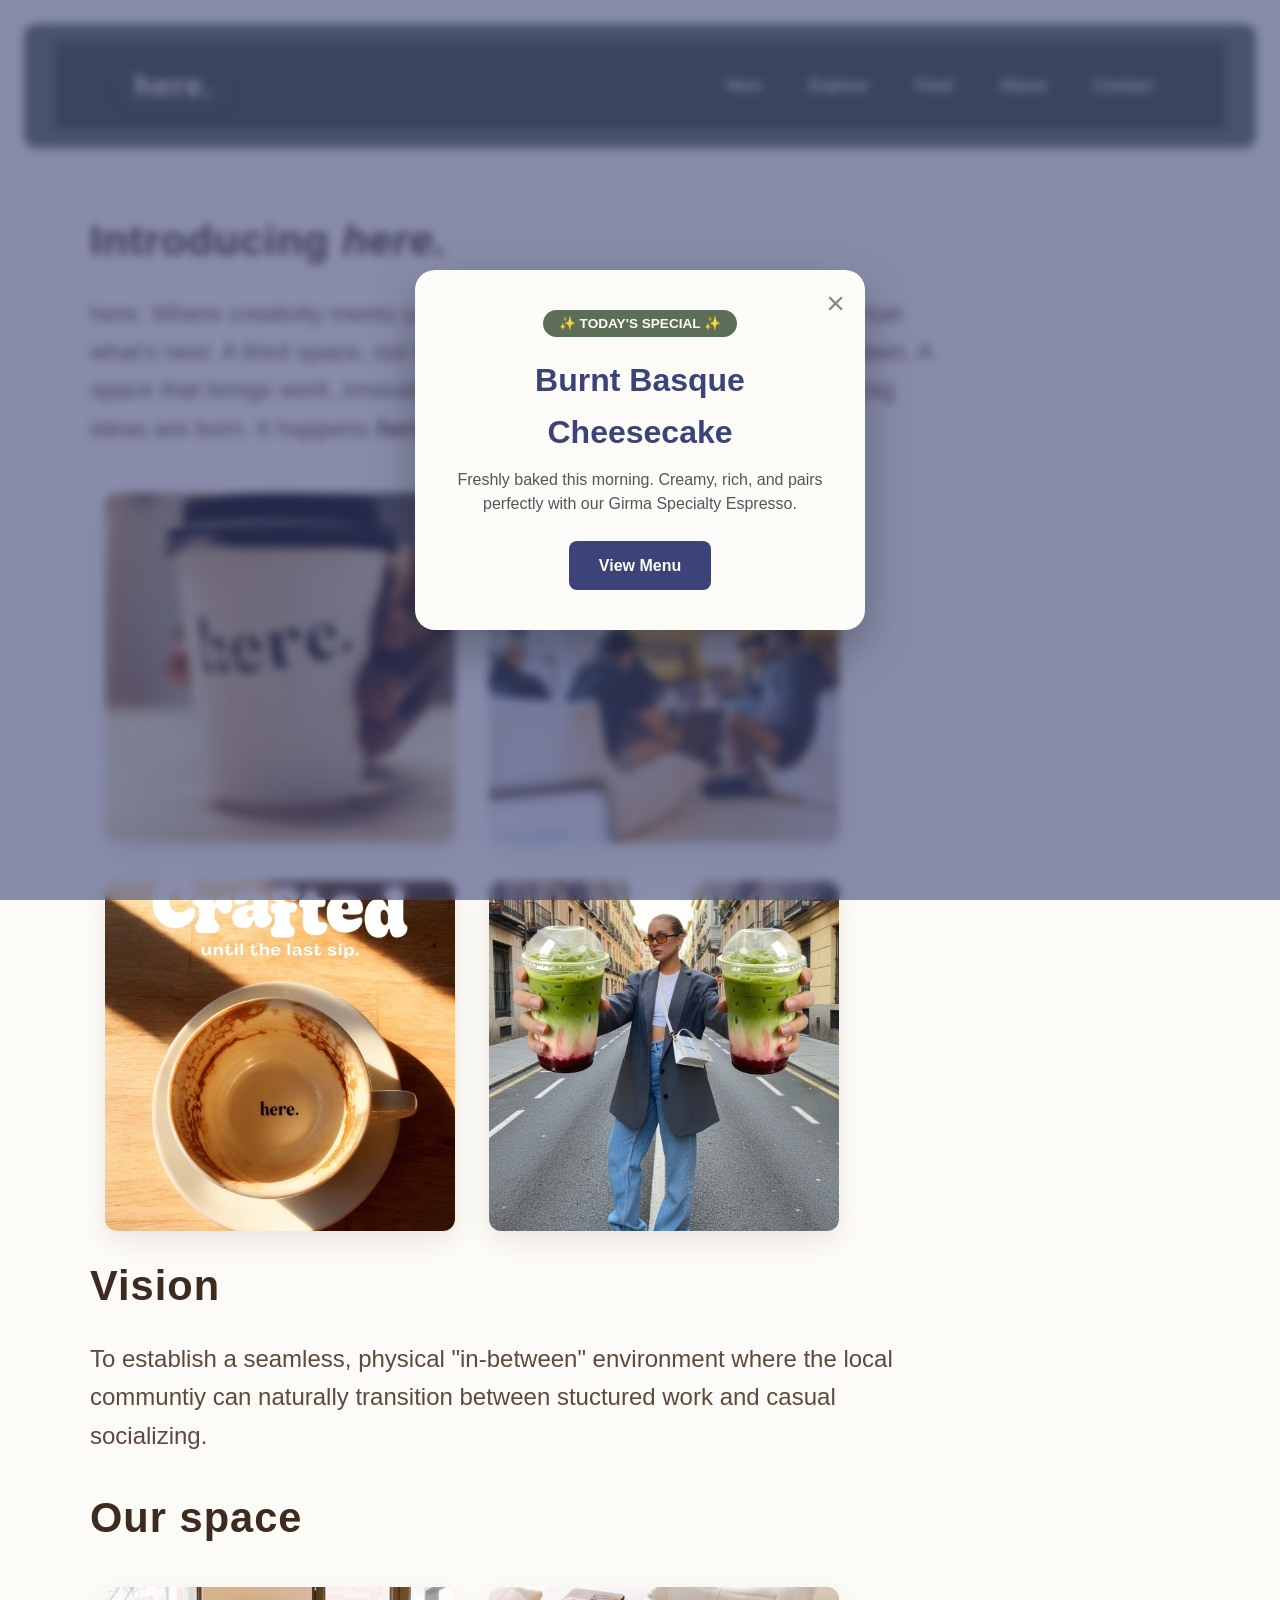
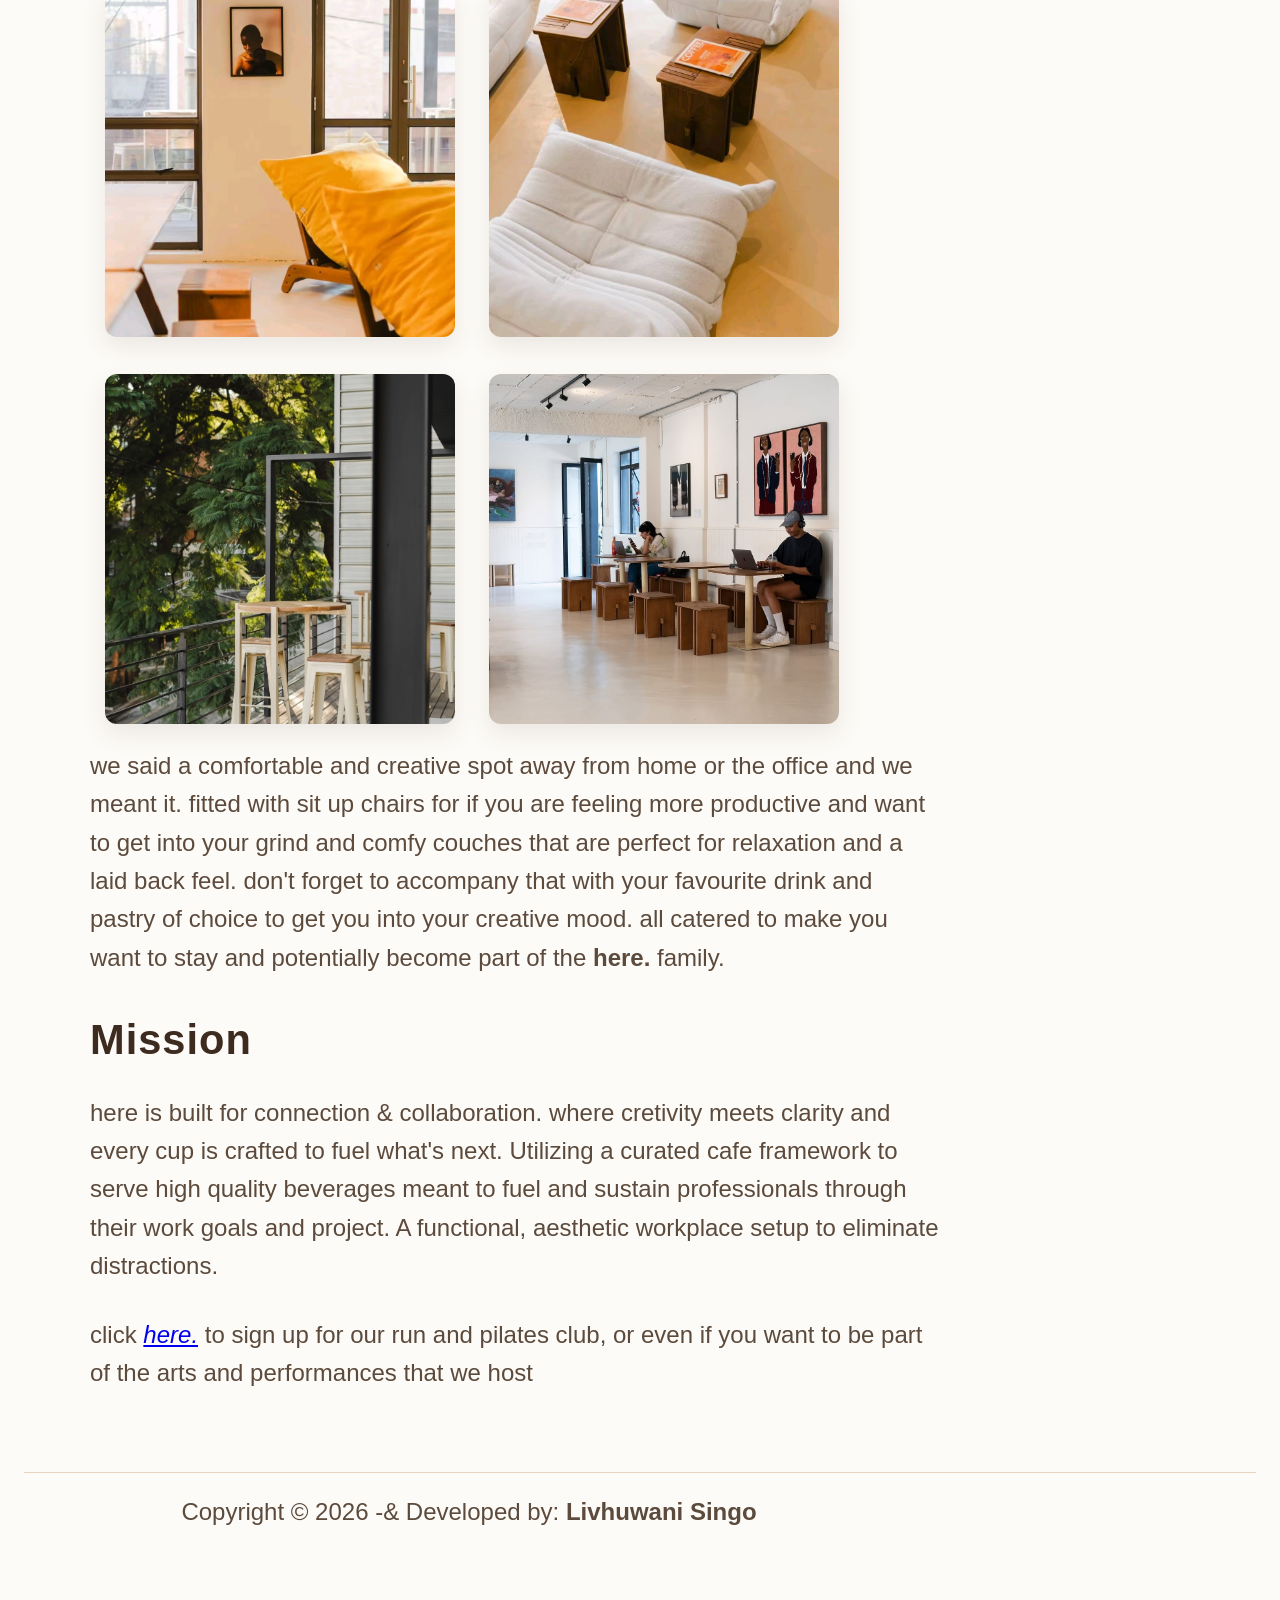
<file: index.html>
<!DOCTYPE html>
<html lang="en">
<head>
    <meta charset="UTF-8">
    <meta name="viewport" content="width=device-width, initial-scale=1.0">
    <meta name="description" content="Welcome to Here Café, Johannesburg's premier spot for specialty v60 coffee...">
    <meta name="keywords" content="Here Cafe, specialty coffee Johannesburg, v60 coffee Jozi...">
    <meta name="author" content="Here Café">
    <title>here.</title>
    <link rel="stylesheet" href="css/styles.css">
</head>

<body >
    <div id="promo-modal" class="modal-overlay">
    <div class="modal-content">
        <button id="close-modal-btn" class="close-btn" onclick="document.getElementById('promo-modal').style.display = 'none'">&times;</button>
        <span class="modal-badge">✨ Today's Special ✨</span>
        <h2>Burnt Basque Cheesecake</h2>
        <p>Freshly baked this morning. Creamy, rich, and pairs perfectly with our Girma Specialty Espresso.</p>
        <div class="modal-actions">
            <a href="Explore.html" class="modal-primary-btn">View Menu</a>
        </div>
    </div>
</div>
    <header>
    <nav>
        <div class="logo-badge">here<span>.</span></div>
        <button class="hamburger-toggle" id="menu-toggle" aria-label="Toggle navigation menu">
            <span class="bar"></span>
            <span class="bar"></span>
            <span class="bar"></span>
        </button>
        <div class="nav-links" id="navLinks">
        <a href="index.html" >Here</a>
        <a href="Explore.html" >Explore</a>
        <a href="Feed.html" >Feed</a>
        <a href="About.html" >About</a>
        <a href="Contact.html" >Contact</a>
        </div>
    </nav>
    </header>
    <hr>

    <main>
        <h1>Introducing<b> <i>here.</i></b><h1></h1>
        <p>
        here. Where creativity meets understanding, and every mug is crafted to fuel what's next.
        A third space, not home, not the office but something in-between. A space that brings work,
        innovation and the perfect brew together. Where big ideas are born. It happens <b><i>here.</i></b>
        </p>
        <img src="images/images.jpg" alt="a crafted coffe" width="350px" height="350px">
        <img src="images/image26.jpeg" alt=" a pictureof our community" width="350px" height="350px">
        <img src="images/image 11.jpeg" alt="a finished cup" width="350px" height="350px">
        <img src="images/image33.jpeg" alt="have some matcha" width="350px" height="350px">

        <h1>Vision</h1>
        <p>
        To establish a seamless, physical "in-between" environment  where the local communtiy 
        can naturally transition between stuctured work and casual socializing.
        </p>

        <h1>Our space</h1>
        <img src="images/image 1.jpeg" alt="a picture of here." width="350px" height="350px">
        <img src="images/image 2.jpeg" alt="a picture of here" width="350px" height="350px">
        <img src="images/image41.jpeg" alt="a picture of here" width="350px" height="350px">
        <img src="images/image13.jpeg" alt="a picture of here" width="350px" height="350px">
        <p>
        we said a comfortable and creative spot away from home or the office and we meant it. fitted with sit up chairs for if you
        are feeling more productive and want to get into your grind and comfy couches that are perfect for relaxation and a laid 
        back feel. don't forget to accompany that with your favourite drink and pastry of choice to get you into your creative mood.
        all catered to make you want to stay and potentially become part of the <b>here.</b> family.
        </p>
        <h1>Mission</h1>
        <p>
            here is built for connection & collaboration. where cretivity meets clarity and every cup is crafted 
            to fuel what's next. Utilizing a curated cafe framework to serve high quality beverages 
            meant to fuel  and sustain professionals through their work goals and project. A functional, 
            aesthetic workplace setup to eliminate distractions.

        </p>
        <p>
            click <a href="Contact.html"><i>here.</i></a> to sign up for our run and pilates club, or even if you want to be part of the arts and performances that we host
            <!--the word here. has a link leading to the contact page-->
        </p>
    </main>
    <hr>

    <footer>
        <p> Copyright &copy; 2026 -&amp; Developed by: <b>Livhuwani Singo</b></p>
    </footer>
    <script src="javascript/scripts.js"></script>
</body>
</html>
</file>
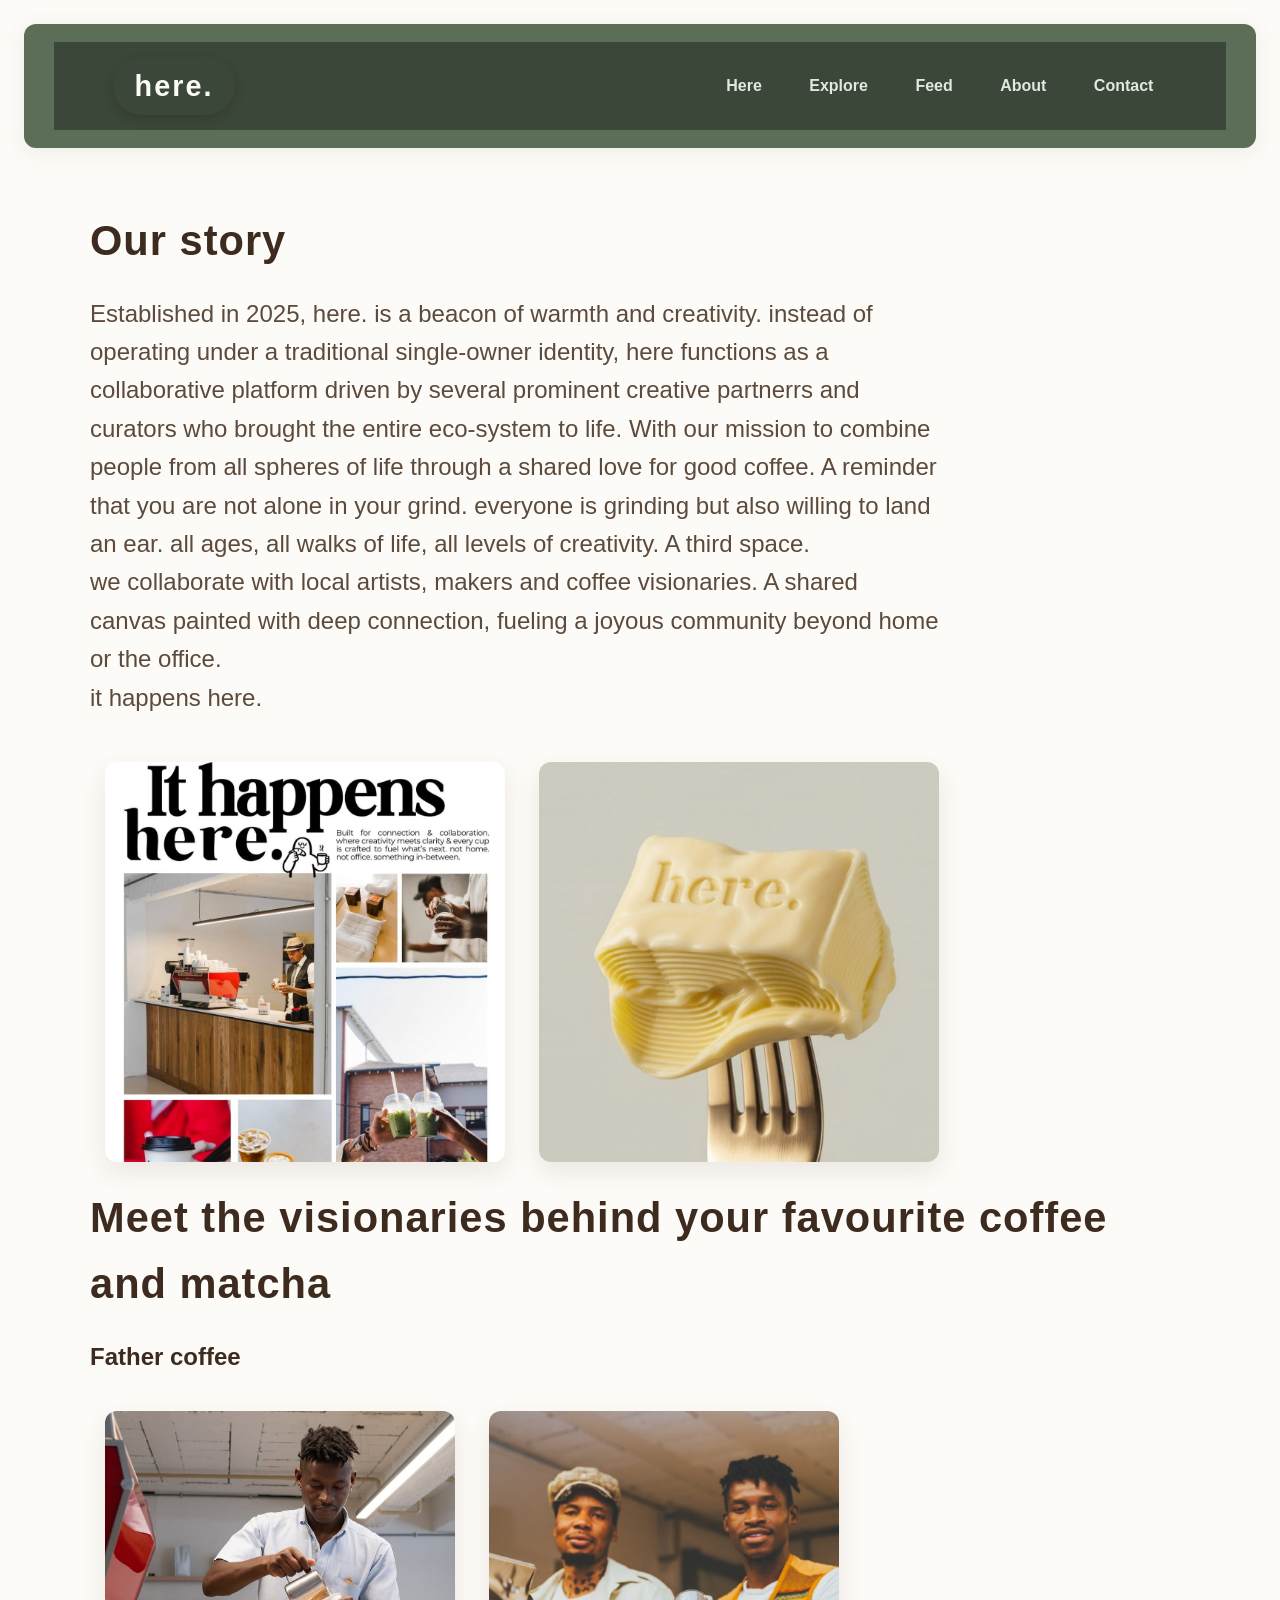
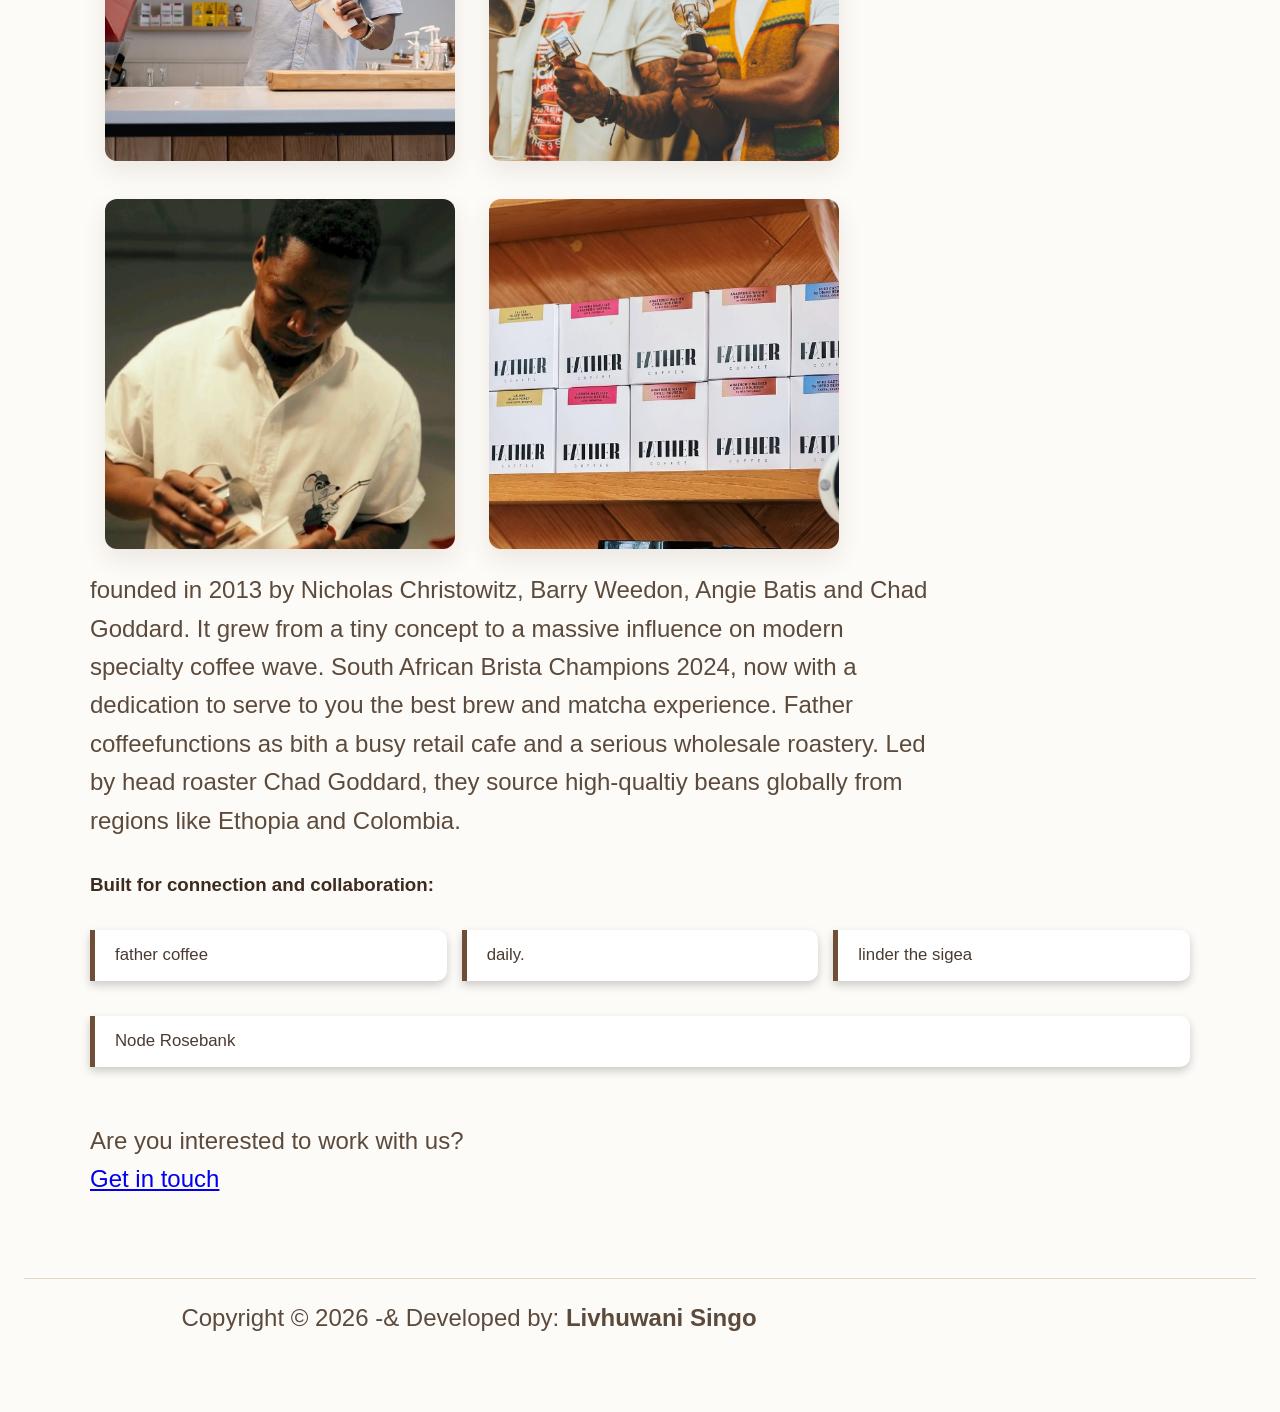
<file: About.html>
<!DOCTYPE html>
<html lang="en">
<head>
    <meta charset="UTF-8">
    <meta name="viewport" content="width=device-width, initial-scale=1.0">
    <meta name="description" content="Welcome to Here Café, Johannesburg's premier spot for specialty v60 coffee...">
    <meta name="keywords" content="Here Cafe, specialty coffee Johannesburg, v60 coffee Jozi...">
    <meta name="author" content="Here Café">
    <title>About</title>
    <link rel="stylesheet" href="css/styles.css">
</head>

<body>
    <header>
        <nav>
            <div class="logo-badge" >here<span>.</span></div>
            <button class="hamburger-toggle" id="menu-toggle" aria-label="Toggle navigation menu">
            <span class="bar"></span>
            <span class="bar"></span>
            <span class="bar"></span>
            </button>
            <div class="nav-links" id="navLinks">
            <a href="index.html" >Here</a>
            <a href="Explore.html" >Explore</a>
            <a href="Feed.html" >Feed</a>
            <a href="About.html" >About</a>
            <a href="Contact.html" >Contact</a>
        </div>
        </nav>
    </header>
    <hr>

    <main>
        <h1>Our story</h1>
        <p>
            Established in 2025, here. is a beacon of warmth and creativity. instead of operating under a traditional
            single-owner identity, here functions as a collaborative platform driven by several prominent creative partnerrs
            and curators who brought the entire eco-system to life. With our mission to combine people from all spheres of
            life through a shared love for good coffee. A reminder that you are not alone in your grind. everyone is grinding but 
            also willing to land an ear. all ages, all walks of life, all levels of creativity. A third space.<br>
            we collaborate with local artists, makers and coffee visionaries. 
            A shared canvas painted with deep connection, fueling a joyous community beyond home or the office.<br>
            it happens here.
        </p>
        
            <img src="images/image 8.jpeg" alt="a visual summary of here." width="400px" height="400px">
            <img src="images/image16.jpeg"alt="a picture of butter" width="400px" height="400px">

        <h1>Meet the visionaries behind your favourite coffee and matcha</h1>
        <h2>Father coffee</h2>
        
            <img src="images/image 14.jpeg" alt="a picture of Father Coffee" width="350px" height="350px">
            <img src="images/image31.jpeg" alt="a picture of the perfect brew" width="350px" height="350px">
            <img src="images/image34.jpeg" alt="a picture of matcha" width="350px" height="350px">
            <img src="images/image40.jpeg" alt="A picture of the coffee used here." width="350px" height="350px">
        
        <p>
            founded in 2013 by Nicholas Christowitz, Barry Weedon, Angie Batis and Chad Goddard. It grew from
            a tiny concept to a massive influence on modern specialty coffee wave. South African Brista Champions 2024, now with a dedication to serve to you the best brew 
            and matcha experience. Father coffeefunctions as bith a busy retail cafe and a serious wholesale roastery.
            Led by head roaster Chad Goddard, they source high-qualtiy beans globally from regions like Ethopia and Colombia.
        </p>

        <h3>Built for connection and collaboration:</h3>
        <ul type="square">
            <li>father coffee</li>
            <li>daily.</li>
            <li>linder the sigea</li>
            <li>Node Rosebank</li>
        </ul>
        <p>Are you interested to work with us?<br>
            <a href="Contact.html" target="blank">Get in touch</a>
        </p>
    </main>
    <hr>

    <footer>
        <p> Copyright &copy; 2026 -&amp; Developed by: <b>Livhuwani Singo</b></p>
    </footer>
    <script src="javascript/scripts.js"></script>
</body>
</html>
</file>
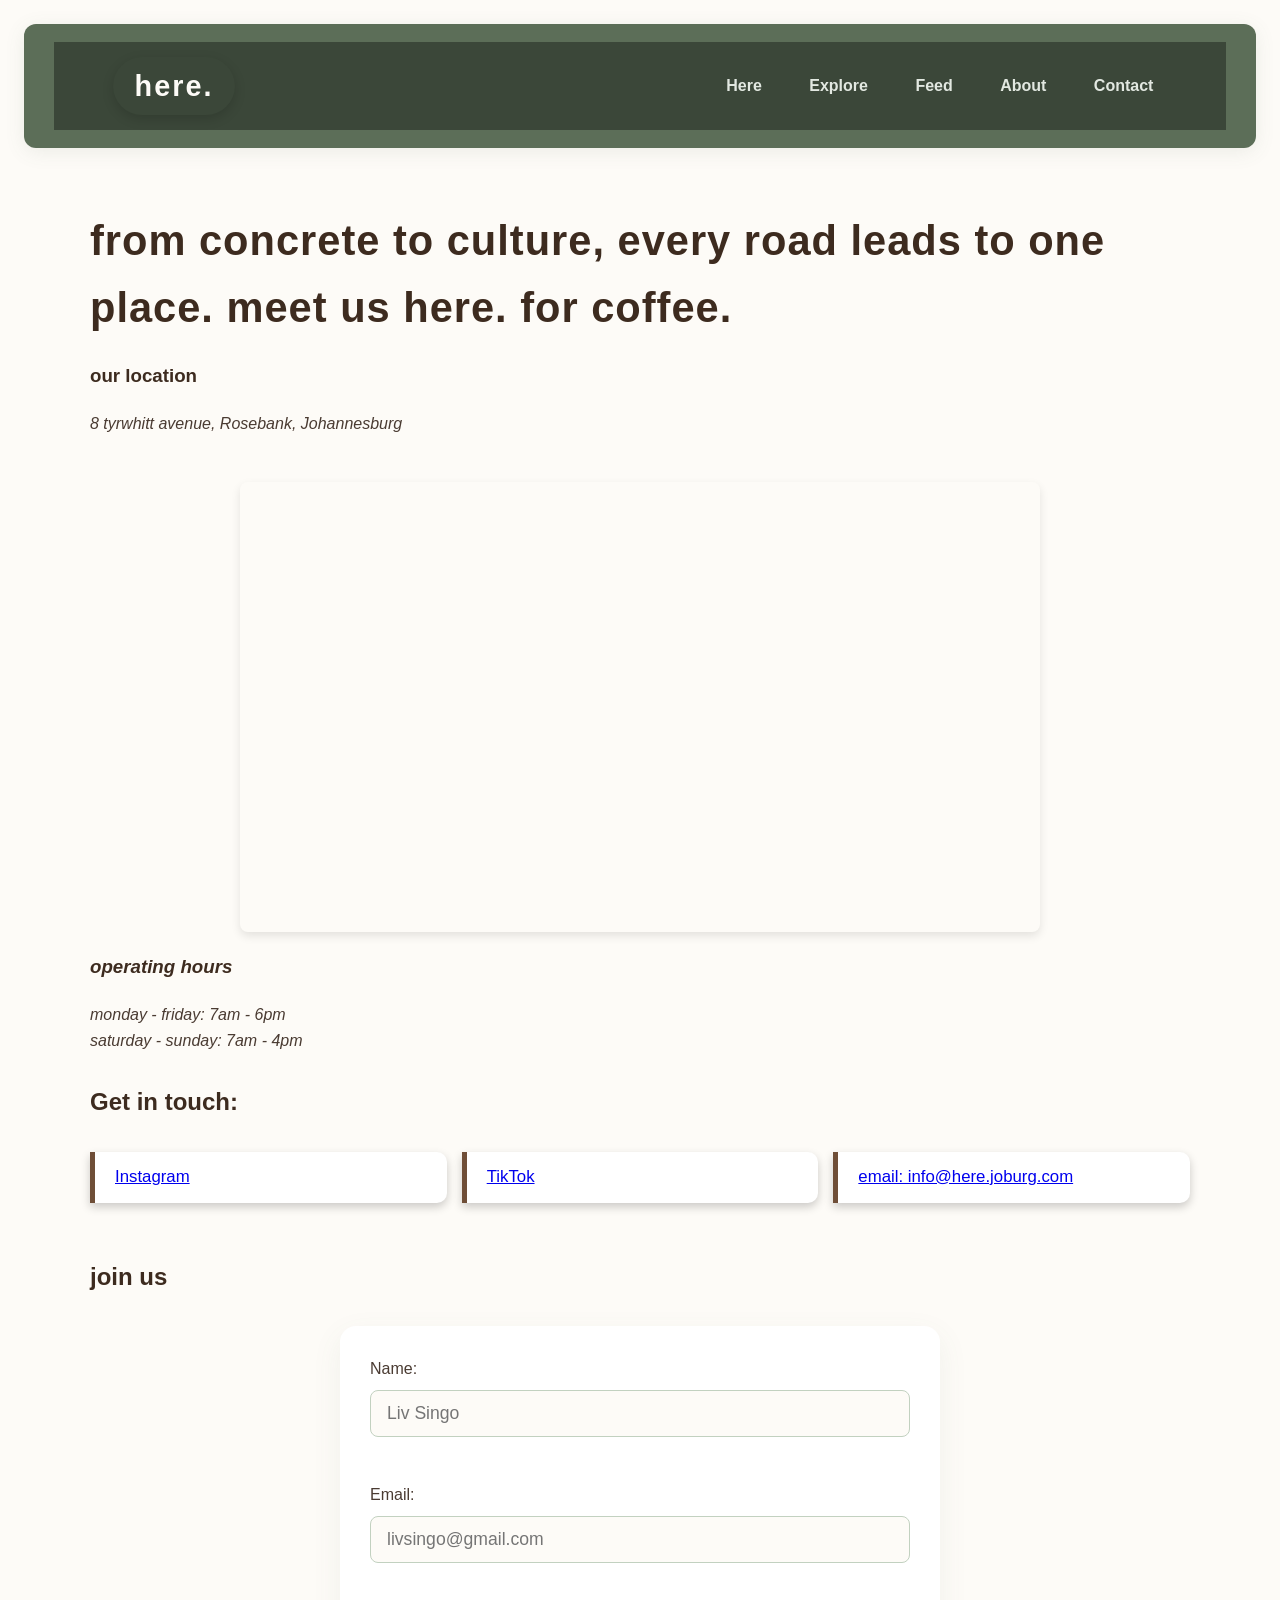
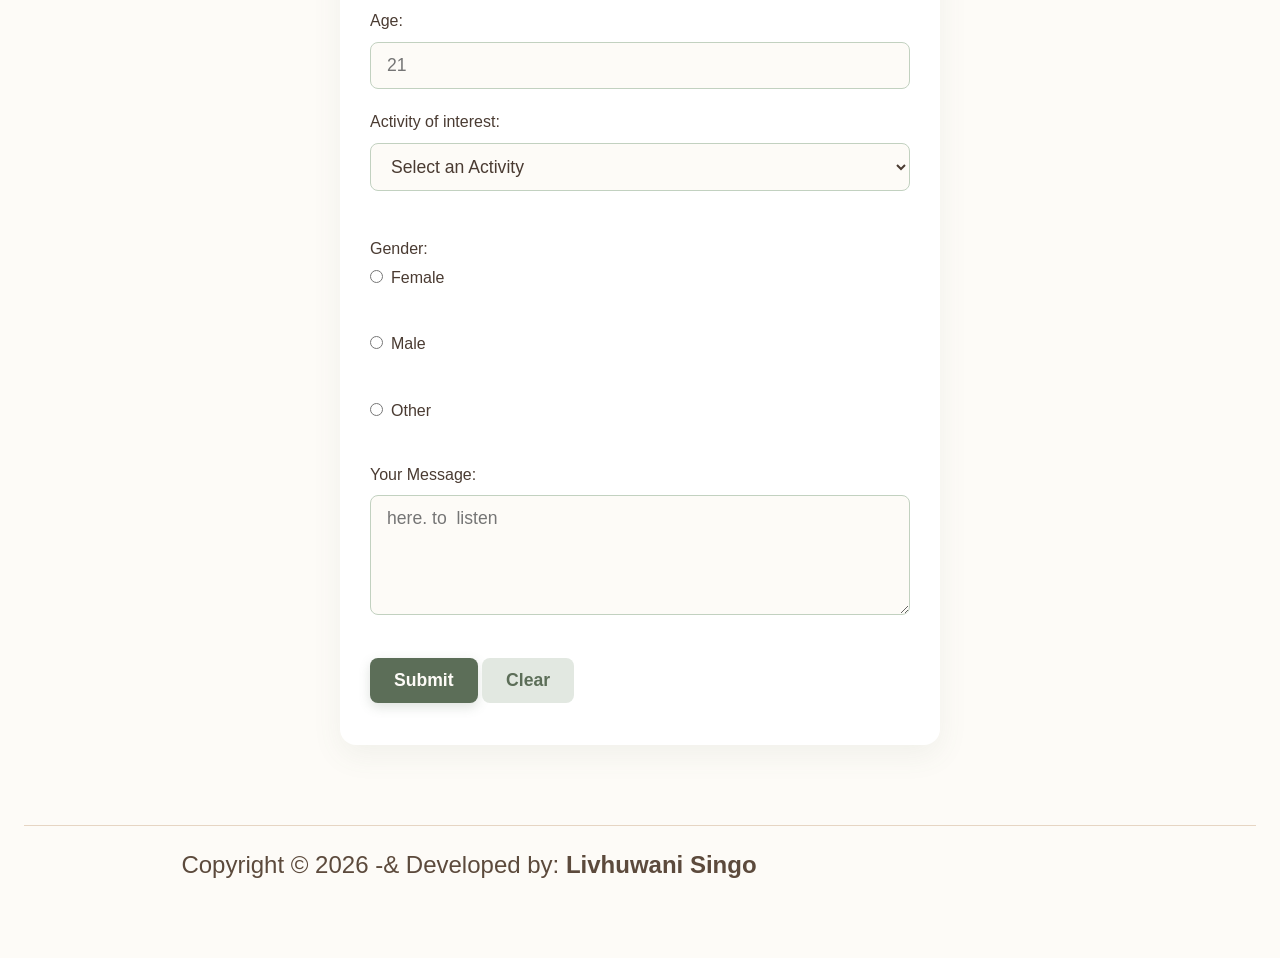
<file: Contact.html>
<!DOCTYPE html>
<html lang="en">
<head>
    <meta charset="UTF-8">
    <meta name="viewport" content="width=device-width, initial-scale=1.0">
    <meta name="description" content="Welcome to Here Café, Johannesburg's premier spot for specialty v60 coffee...">
    <meta name="keywords" content="Here Cafe, specialty coffee Johannesburg, v60 coffee Jozi...">
    <meta name="author" content="Here Café">
    <title>Contact</title>
    <link rel="stylesheet" href="css/styles.css">
</head>

<body>
    <header>
        <nav>
            <div class="logo-badge">here<span>.</span></div>
            <button class="hamburger-toggle" id="menu-toggle" aria-label="Toggle navigation menu">
            <span class="bar"></span>
            <span class="bar"></span>
            <span class="bar"></span>
        </button>
        <div class="nav-links" id="navLinks">
            <a href="index.html">Here</a>
            <a href="Explore.html">Explore</a>
            <a href="Feed.html" >Feed</a>
            <a href="About.html">About</a>
            <a href="Contact.html" >Contact</a>
        </div>
        </nav>
    </header>
    <hr>
        
    <main>
        <h1>from concrete to culture, every road leads to one place. meet us here. for coffee.</h1>

        <h3>our location</h3> 
        <address>8 tyrwhitt avenue, Rosebank, Johannesburg</address>
        <br>
        
       <div class="map-container">
        <iframe src="https://www.google.com/maps/embed?pb=!1m18!1m12!1m3!1d458989.2054973574!2d27.753293406249984!3d-26.005626871864408!2m3!1f0!2f0!3f0!3m2!1i1024!2i768!4f13.1!3m3!1m2!1s0x1e950d1cd244eadd%3A0x48e4d56ed6b2fadc!2shere%20joburg!5e0!3m2!1sen!2sus!4v1781879899940!5m2!1sen!2sus" width="600" height="450" style="border:0;" allowfullscreen="" loading="lazy" referrerpolicy="no-referrer-when-downgrade"></iframe>
       </div>
        
        <h3><i>operating hours</i></h3>
        <i>monday - friday: 7am - 6pm</i><br>
        <i>saturday - sunday: 7am - 4pm</i>
        

        <p><h2>Get in touch:</h2>
        <ul type="balls">
        <li><a href="https://www.instagram.com/here.joburg?igsh=ZWNkN25iODlnampk" target="_blank">Instagram</a><br></li>
        <li><a href="https://www.tiktok.com/@here.joburg?_r=1&_t=ZS-95aWFUD3phY" target="_blank">TikTok</a></li>
        <li><a href="mailto:info@here.joburg.com">email: info@here.joburg.com</a></li>
        </ul>
        </p>
        
        <h2>join us</h2>
        <form id="contactForm" novalidate>
            Name:<input type="text" id="userName" required placeholder="Liv Singo" autocomplete="given-name"><br><br>
            Email:<input type="email" id="userEmail" required placeholder="livsingo@gmail.com"><br><br>
            Age:<input type="number" id="userAge" required placeholder="21"><br>
            Activity of interest:
            <select id="userActivity">
                <option value="">Select an Activity</option>
                <option value="Run or Pilates club">Run or Pilates club</option>
                <option value="Arts and Performance">Arts and Performance</option>
            </select><br><br>
            Gender:<br>
            <input type="radio" name="gender" value="Female" id="genderFemale">Female</input><br><br>
            <input type="radio" name="gender" value="Male" id="genderMale">Male</input><br><br>
            <input type="radio" name="gender" value="Other" id="genderOther">Other</input><br><br>
            Your Message:<br>
            <textarea id="userMessage" placeholder="here. to  listen"></textarea><br>
            <div id="Messagebox"></div>
            <button type="submit">Submit</button>
            <button type="reset">Clear</button>
        </form>
    </main>
    <hr>

    <footer>
        <p> Copyright &copy; 2026 -&amp; Developed by: <b>Livhuwani Singo</b></p>
    </footer>
    <script src="javascript/scripts.js"></script>
</body>
</html>
</file>
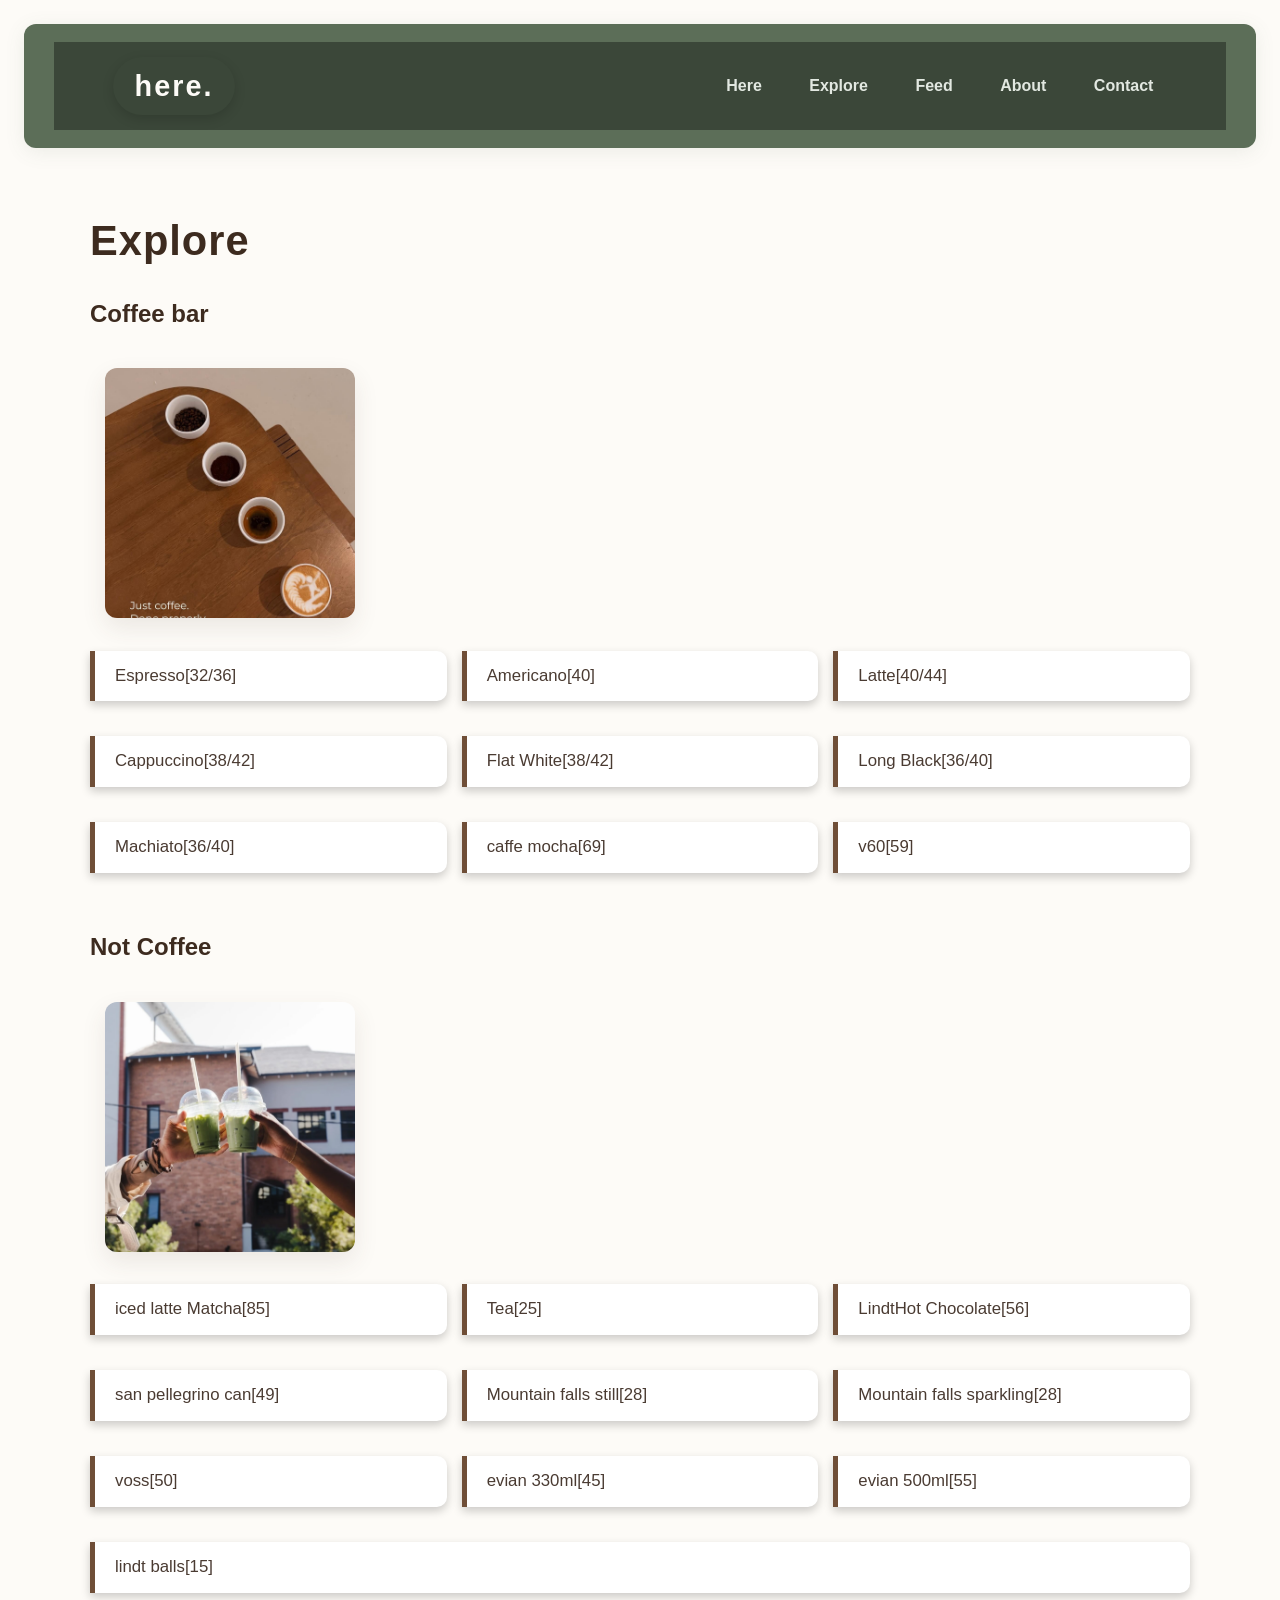
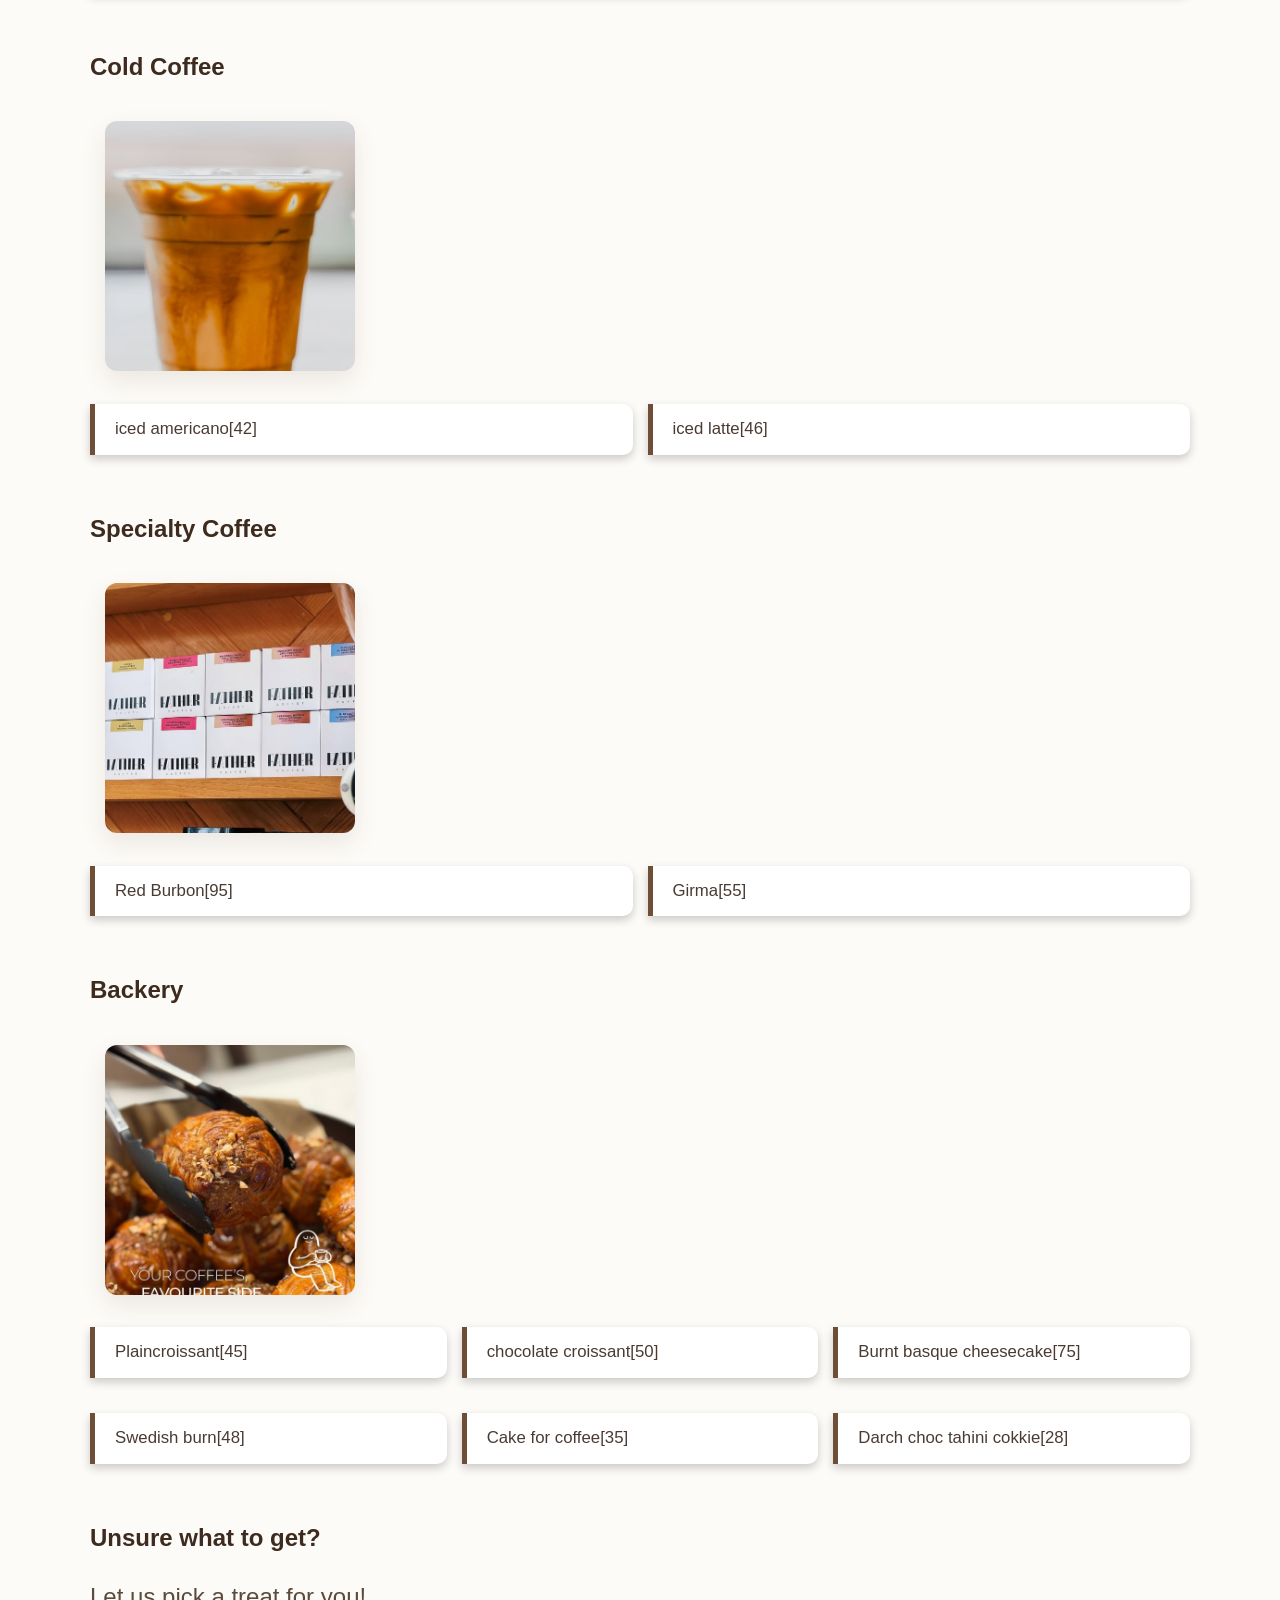
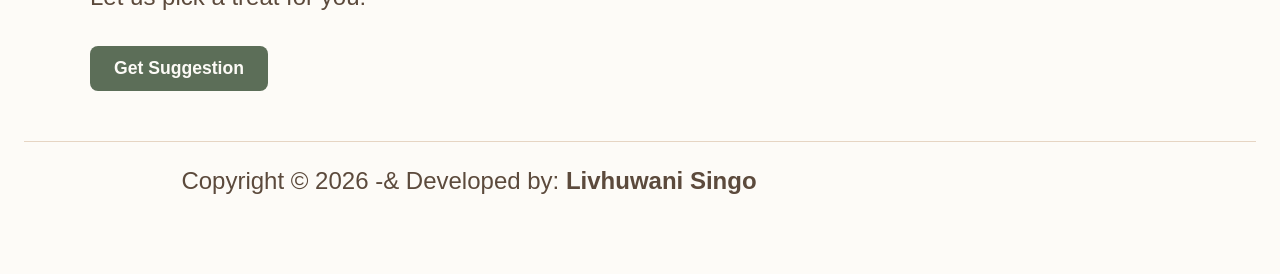
<file: Explore.html>
<!DOCTYPE html>
<html lang="en">
<head>
    <meta charset="UTF-8">
    <meta name="viewport" content="width=device-width, initial-scale=1.0">
    <meta name="description" content="Welcome to Here Café, Johannesburg's premier spot for specialty v60 coffee...">
    <meta name="keywords" content="Here Cafe, specialty coffee Johannesburg, v60 coffee Jozi...">
    <meta name="author" content="Here Café">
    <title>Explore</title>
    <link rel="stylesheet" href="css/styles.css">
</head>

<body>
    <header>
        <nav>
            <div class="logo-badge">here<span>.</span></div>
            <button class="hamburger-toggle" id="menu-toggle" aria-label="Toggle navigation menu">
            <span class="bar"></span>
            <span class="bar"></span>
            <span class="bar"></span>
        </button>
        <div class="nav-links" id="navLinks">
            <a href="index.html">Here</a>
            <a href="Explore.html">Explore</a>
            <a href="Feed.html">Feed</a>
            <a href="About.html">About</a>
            <a href="Contact.html">Contact</a>
        </div>
    </nav>
    </header>
    <hr>

    <main>
        <h1>Explore</h1>
        <h2>Coffee bar</h2>
        <img src="images/image 4.jpeg" alt="Coffee" width="250px" height="250px">
        <ul>
            <li>Espresso[32/36]</li>
            <li>Americano[40]</li>
            <li>Latte[40/44]</li>
            <li>Cappuccino[38/42]</li>
            <li>Flat White[38/42]</li>
            <li>Long Black[36/40]</li>
            <li>Machiato[36/40]</li>
            <li>caffe mocha[69]</li>
            <li>v60[59]</li>
        </ul>
        
        <h2>Not Coffee</h2>
        <img src="images/image25.jpeg" alt="Not Coffee" width="250px" height="250px">
        <ul>
            <li>iced latte Matcha[85]</li>
            <li>Tea[25]</li>
            <li>LindtHot Chocolate[56]</li>
            <li>san pellegrino can[49]</li>
            <li>Mountain falls still[28]</li>
            <li>Mountain falls sparkling[28]</li>
            <li>voss[50]</li>
            <li>evian 330ml[45]</li>
            <li>evian 500ml[55]</li>
            <li>lindt  balls[15]</li>
        </ul>
        
        <h2>Cold Coffee</h2>
        <img src="images/image42.jpeg" alt="a pictureof cold coffee" width="250px" height="250px">
        <ul>
            <li>iced americano[42]</li>
            <li>iced latte[46]</li>
        </ul>

        <h2>Specialty Coffee</h2>
        <img src="images/image40.jpeg" alt="a picture of our specialty" width="250px" height="250px">
        <ul>
            <li>Red Burbon[95]</li>
            <li>Girma[55]</li>
        </ul>

        <h2>Backery</h2>
        <img src="images/image 7.jpeg" alt="a picture of backed good" width="250px" height="250px">
        <ul>
            <li>Plaincroissant[45]</li>
            <li>chocolate croissant[50]</li>
            <li>Burnt basque cheesecake[75]</li>
            <li>Swedish burn[48]</li>
            <li>Cake for coffee[35]</li>
            <li>Darch choc tahini cokkie[28]</li>
        </ul>
        <div class="Suggestion-container">
            <h2>Unsure what to get?</h2>
            <p id="suggestion-text">Let us pick a treat for you!</p>
            <button id="suggestion-button">Get Suggestion</button>
        </div>
    </main>
    <hr>
    
    <footer>
        <p> Copyright &copy; 2026 -&amp; Developed by: <b>Livhuwani Singo</b></p>
    </footer>
    <script src="javascript/scripts.js"></script>
</body>
</html>
</file>
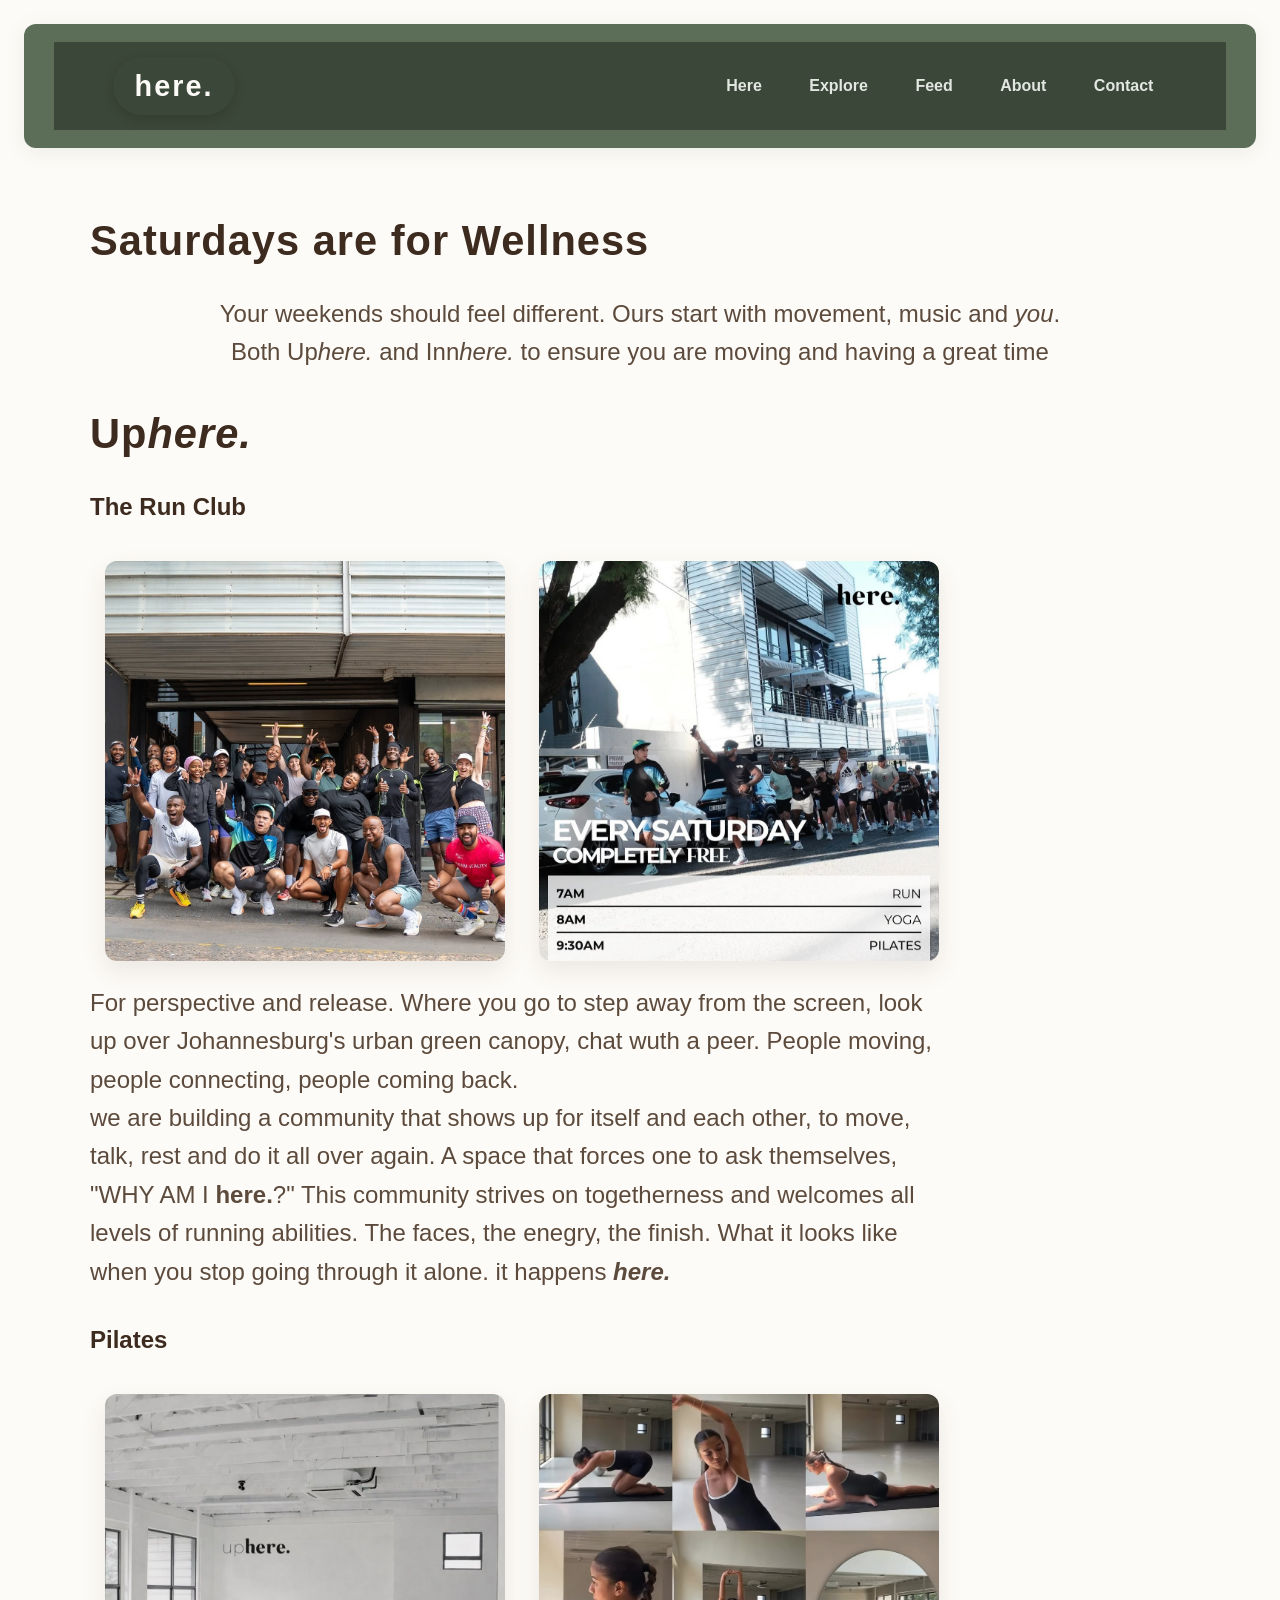
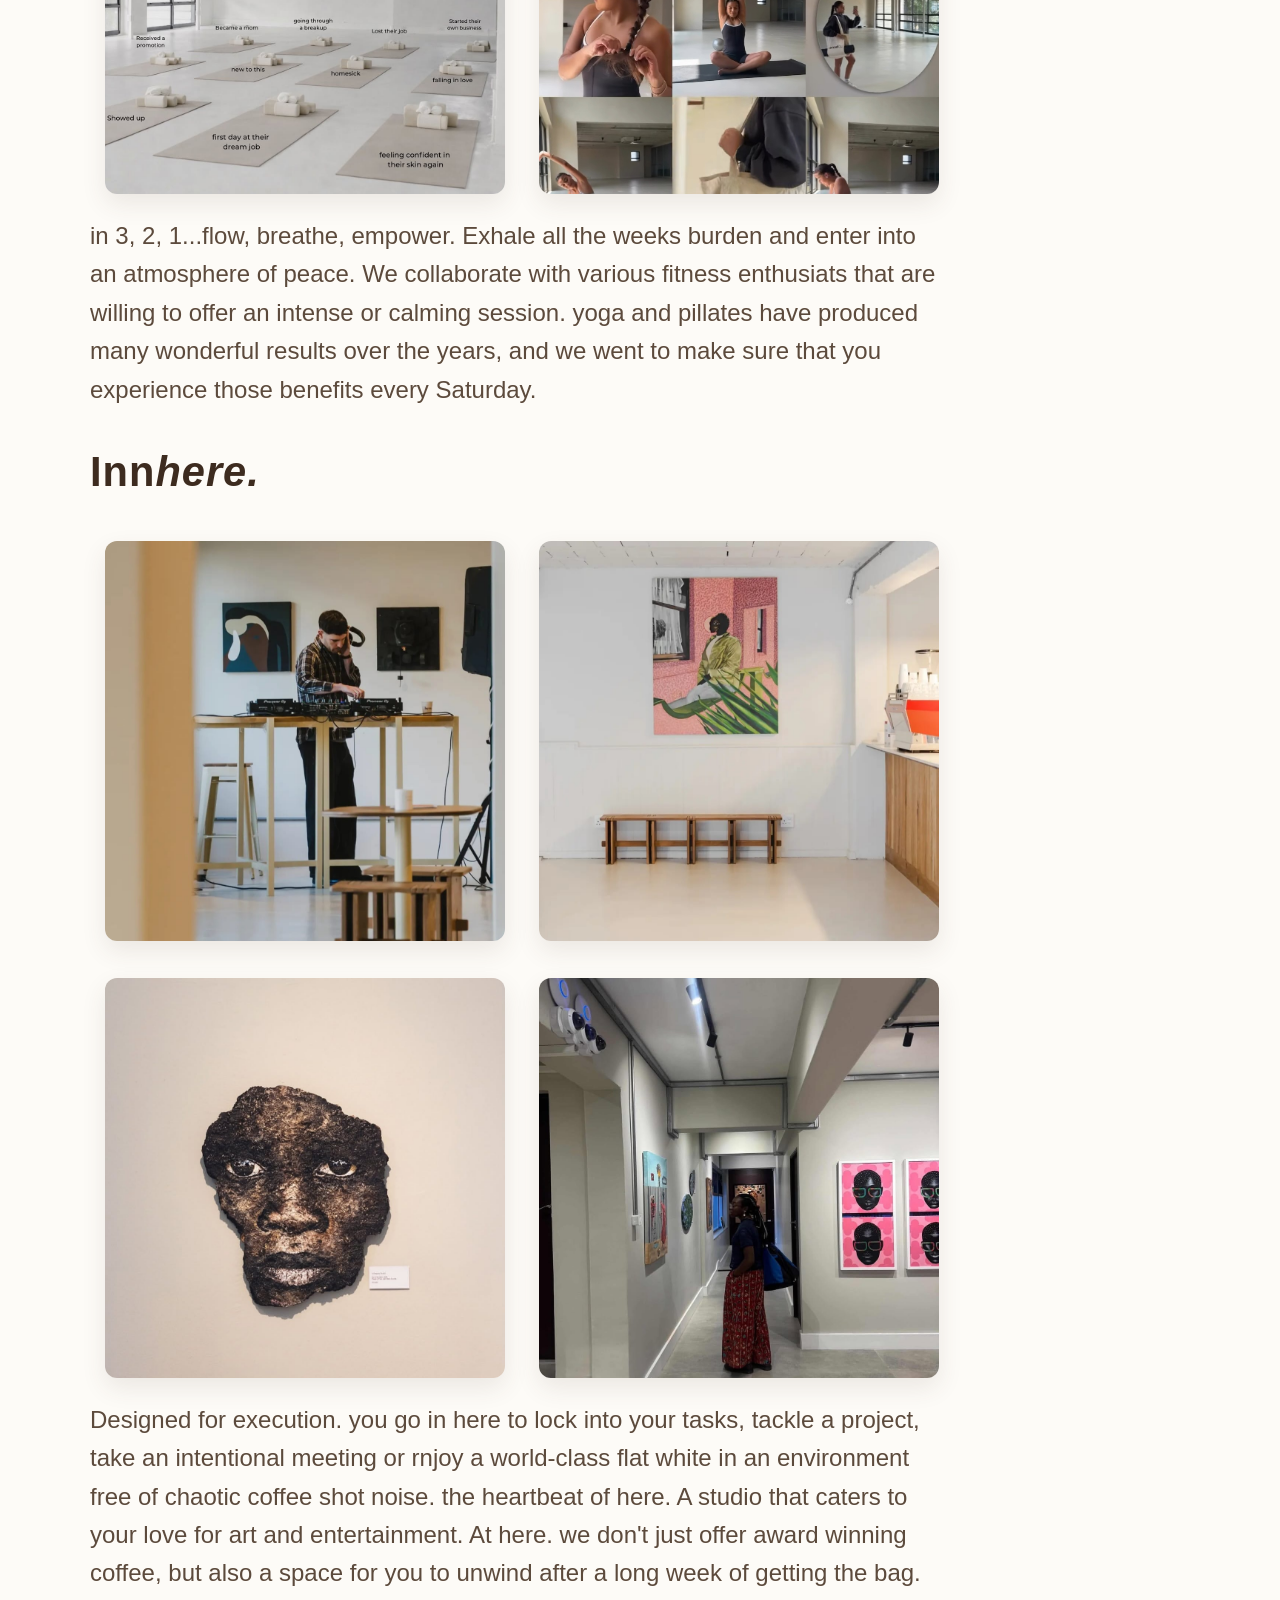
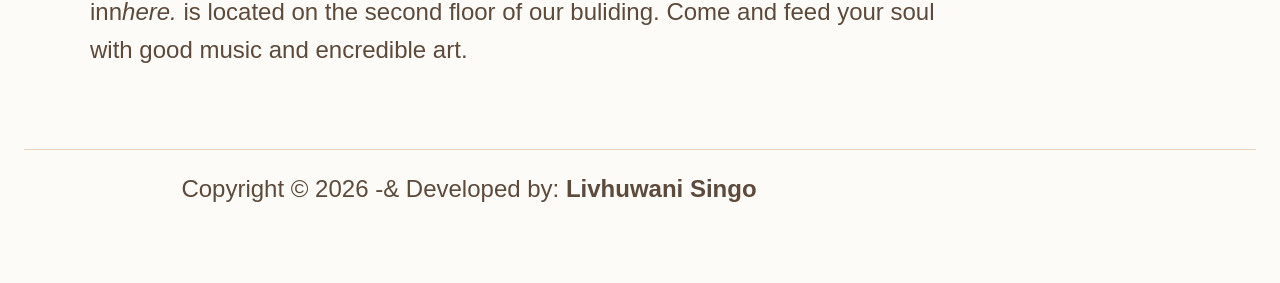
<file: Feed.html>
<!DOCTYPE html>
<html lang="en">
<head>
    <meta charset="UTF-8">
    <meta name="viewport" content="width=device-width, initial-scale=1.0">
    <meta name="description" content="Welcome to Here Café, Johannesburg's premier spot for specialty v60 coffee...">
    <meta name="keywords" content="Here Cafe, specialty coffee Johannesburg, v60 coffee Jozi...">
    <meta name="author" content="Here Café">
    <title>Feed</title>
    <link rel="stylesheet" href="css/styles.css">
</head>

<body>
    <header>
        <nav>
            <div class="logo-badge">here<span>.</span></div>
            <button class="hamburger-toggle" id="menu-toggle" aria-label="Toggle navigation menu">
            <span class="bar"></span>
            <span class="bar"></span>
            <span class="bar"></span>
        </button>
        <div class="nav-links" id="navLinks">
            <a href="index.html">Here</a>
            <a href="Explore.html">Explore</a>
            <a href="Feed.html">Feed</a>
            <a href="About.html">About</a>
            <a href="Contact.html">Contact</a>
            </div>
        </nav>
    </header>
    <hr>

    <main>
        <h1>Saturdays are for Wellness</h1>
        <center><p> Your weekends should feel different. Ours start with movement, music and <i>you</i>.
        Both Up<i>here.</i> and Inn<i>here.</i> to ensure you are moving and having a great time</p></center>

        <h1>Up<i>here.</i></h1>
        <h2>The Run Club</h2>
        
        <img src="images/image21.jpg" alt="A picture of our Run Club" width="400px" height="400px">
        <img src="images/image17.jpg" alt="a picture of our schedule" width="400px" height="400px">
        
        <p>
           For perspective and release. Where you go to step away from the screen, look up over Johannesburg's 
           urban green canopy, chat wuth a peer. People moving, people connecting, people coming back.<br>
           we are building a community that shows up for itself and each other, to move, talk, rest and do it all over again.
           A space that forces one to ask themselves, "WHY AM I <b>here.</b>?" This community strives on togetherness and welcomes all 
           levels of running abilities. The faces, the enegry, the finish. What it looks like when you stop going through it alone.
           it happens <b><i>here.</i></b>
        </p>

        <h2>Pilates</h2>
        
        <img src="images/image24.jpeg" alt="A look into our studio" width="400px" height="400px">
        <img src="images/image23.jpg"alt="a picture of our pilates moves" width="400px" height="400px">
        
        <p>
            in 3, 2, 1...flow, breathe, empower. Exhale all the weeks burden and enter into an atmosphere of peace. We collaborate with various 
            fitness enthusiats that are willing to offer an intense or calming session. yoga and pillates have produced many wonderful results over
            the years, and we went to make sure that  you experience those benefits every Saturday. 
        </p>
        <h1>Inn<i>here.</i></h1>
        
        <img src="images/image30.jpeg" alt="a picture of a dj" width="400px" height="400px">
        <img src="images/image28.jpeg" alt="a picture of the inn space" width="400px" height="400px">
        <img src="images/image39.jpeg" alt=" A picture of the art" width="400px" height="400px">
        <img src="images/image38.jpeg" alt="a picture of the music" width="400px" height="400px">
        
        <p>
            Designed for execution. you go in here to lock into your tasks, tackle a project, take an intentional
            meeting or rnjoy a world-class flat white in an environment free of chaotic coffee shot noise. the heartbeat of here.
            A studio that caters to your love for  art and entertainment. At here. we don't just offer award winning coffee, but also a space 
            for you to unwind after a long week of getting the bag. inn<i>here.</i> is located on the second floor of our buliding.
            Come and feed your soul with good music and encredible art.
        </p>

    </main>
    <hr>
    
    <footer>
        <p> Copyright &copy; 2026 -&amp; Developed by: <b>Livhuwani Singo</b></p>
    </footer>
    <script src="javascript/scripts.js"></script>
</body>
</html>
</file>
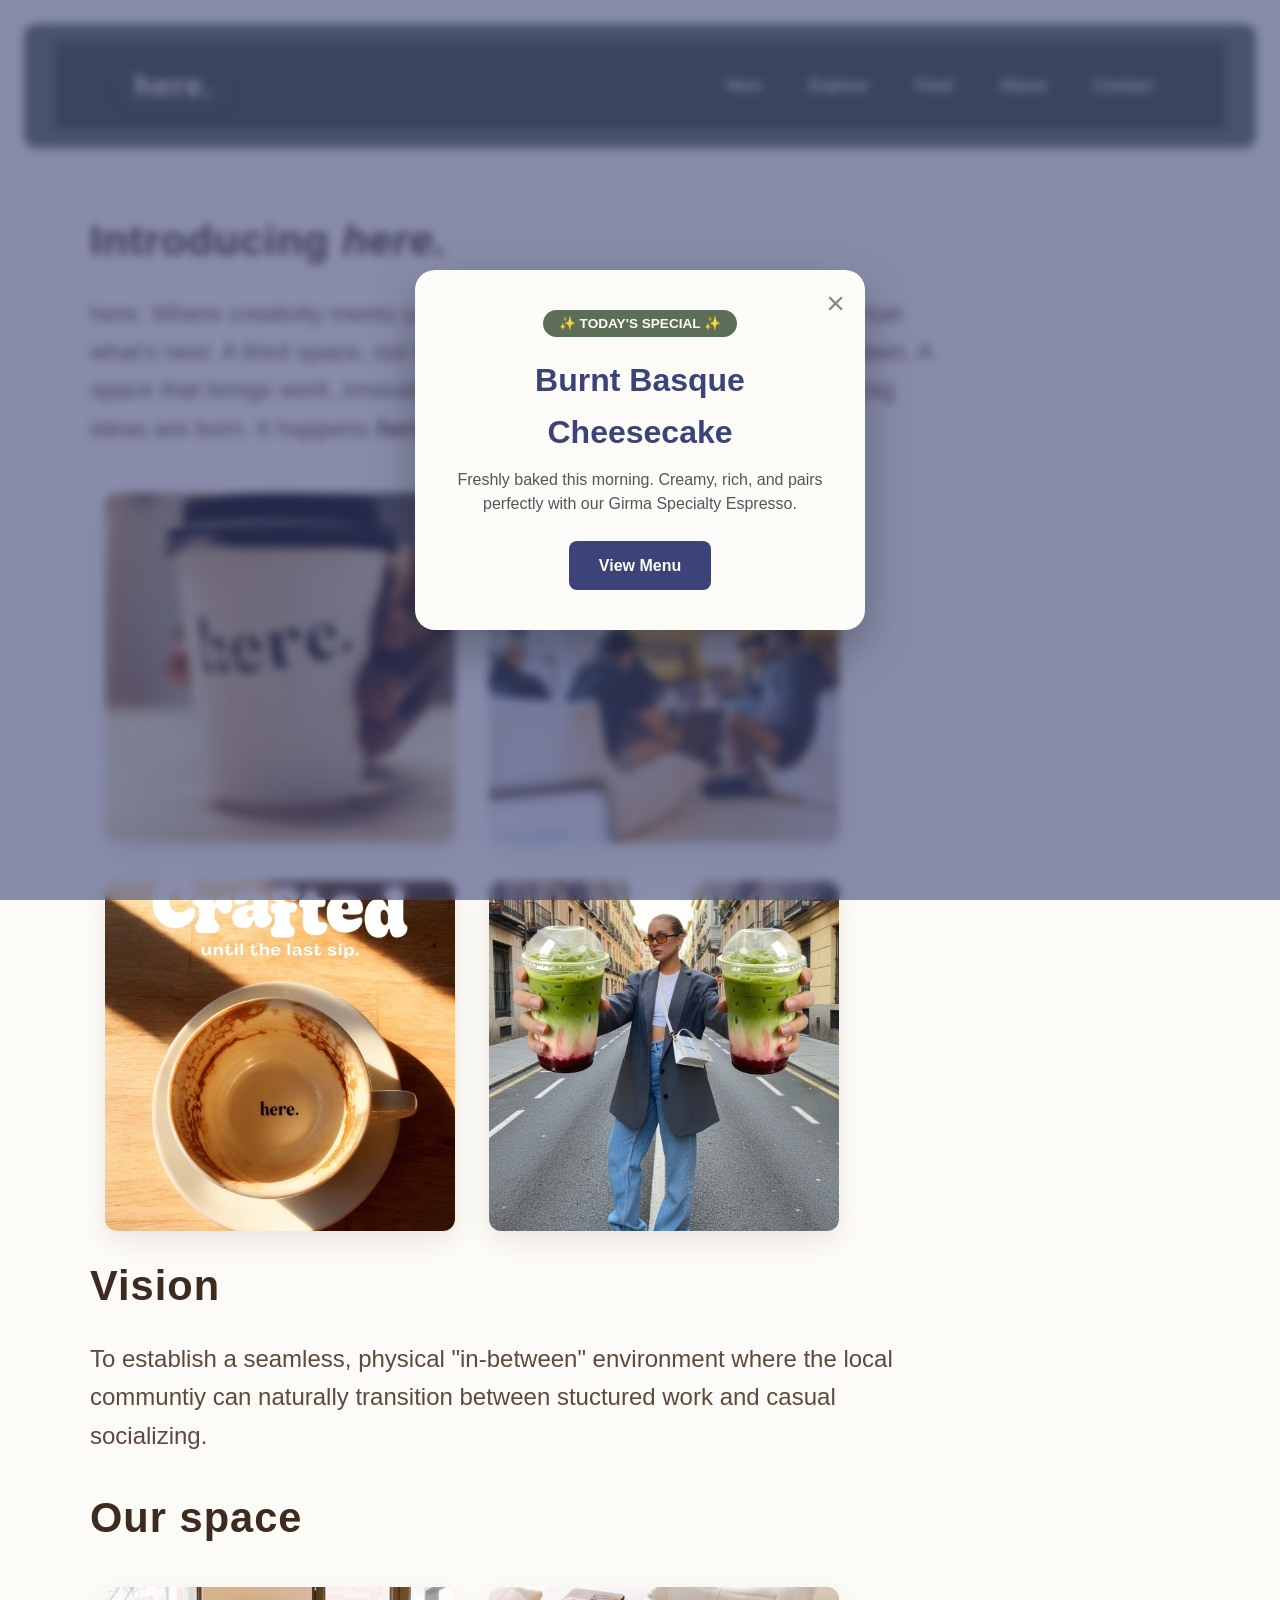
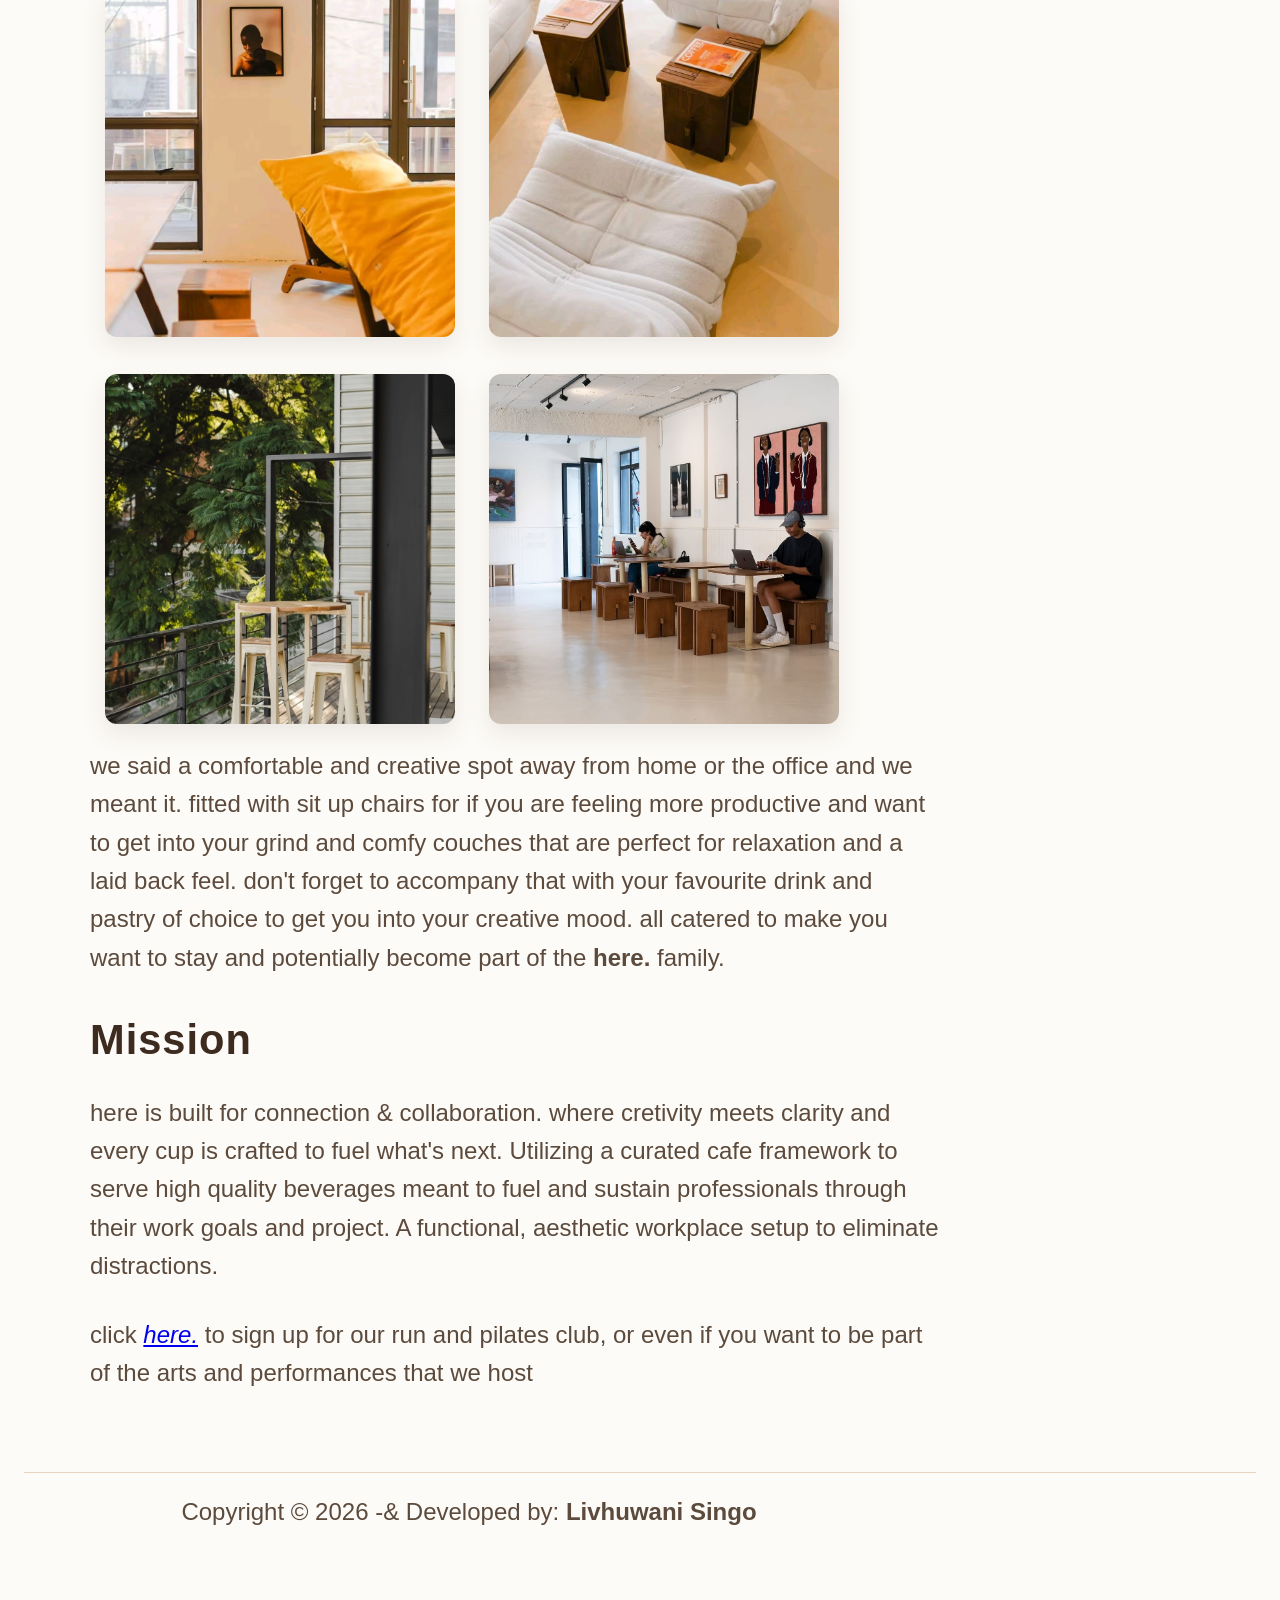
<file: index.html.html>
<!DOCTYPE html>
<html lang="en">
<head>
    <meta charset="UTF-8">
    <meta name="viewport" content="width=device-width, initial-scale=1.0">
    <title>here.</title>
    <link rel="stylesheet" href="css/styles.css">
</head>

<body >
    <div id="promo-modal" class="modal-overlay">
    <div class="modal-content">
        <button id="close-modal-btn" class="close-btn" onclick="document.getElementById('promo-modal').style.display = 'none'">&times;</button>
        <span class="modal-badge">✨ Today's Special ✨</span>
        <h2>Burnt Basque Cheesecake</h2>
        <p>Freshly baked this morning. Creamy, rich, and pairs perfectly with our Girma Specialty Espresso.</p>
        <div class="modal-actions">
            <a href="Explore.html" class="modal-primary-btn">View Menu</a>
        </div>
    </div>
</div>
    <header>
    <nav>
        <div class="logo-badge">here<span>.</span></div>
        <button class="hamburger-toggle" id="menu-toggle" aria-label="Toggle navigation menu">
            <span class="bar"></span>
            <span class="bar"></span>
            <span class="bar"></span>
        </button>
        <div class="nav-links" id="navLinks">
        <a href="Here.html" >Here</a>
        <a href="Explore.html" >Explore</a>
        <a href="Feed.html" >Feed</a>
        <a href="About.html" >About</a>
        <a href="Contact.html" >Contact</a>
        </div>
    </nav>
    </header>
    <hr>

    <main>
        <h1>Introducing<b> <i>here.</i></b><h1></h1>
        <p>
        here. Where creativity meets understanding, and every mug is crafted to fuel what's next.
        A third space, not home, not the office but something in-between. A space that brings work,
        innovation and the perfect brew together. Where big ideas are born. It happens <b><i>here.</i></b>
        </p>
        <img src="images/images.jpg" alt="a crafted coffe" width="350px" height="350px">
        <img src="images/image26.jpeg" alt=" a pictureof our community" width="350px" height="350px">
        <img src="images/image 11.jpeg" alt="a finished cup" width="350px" height="350px">
        <img src="images/image33.jpeg" alt="have some matcha" width="350px" height="350px">

        <h1>Vision</h1>
        <p>
        To establish a seamless, physical "in-between" environment  where the local communtiy 
        can naturally transition between stuctured work and casual socializing.
        </p>

        <h1>Our space</h1>
        <img src="images/image 1.jpeg" alt="a picture of here." width="350px" height="350px">
        <img src="images/image 2.jpeg" alt="a picture of here" width="350px" height="350px">
        <img src="images/image41.jpeg" alt="a picture of here" width="350px" height="350px">
        <img src="images/image13.jpeg" alt="a picture of here" width="350px" height="350px">
        <p>
        we said a comfortable and creative spot away from home or the office and we meant it. fitted with sit up chairs for if you
        are feeling more productive and want to get into your grind and comfy couches that are perfect for relaxation and a laid 
        back feel. don't forget to accompany that with your favourite drink and pastry of choice to get you into your creative mood.
        all catered to make you want to stay and potentially become part of the <b>here.</b> family.
        </p>
        <h1>Mission</h1>
        <p>
            here is built for connection & collaboration. where cretivity meets clarity and every cup is crafted 
            to fuel what's next. Utilizing a curated cafe framework to serve high quality beverages 
            meant to fuel  and sustain professionals through their work goals and project. A functional, 
            aesthetic workplace setup to eliminate distractions.

        </p>
        <p>
            click <a href="Contact.html"><i>here.</i></a> to sign up for our run and pilates club, or even if you want to be part of the arts and performances that we host
            <!--the word here. has a link leading to the contact page-->
        </p>
    </main>
    <hr>

    <footer>
        <p> Copyright &copy; 2026 -&amp; Developed by: <b>Livhuwani Singo</b></p>
    </footer>
    <script src="javascript/scripts.js"></script>
</body>
</html>
</file>
<file: css/styles.css>
*{
    box-sizing: border-box;
    margin: 0;
    padding: 0;
}
body{
    font-family: 'Segoe UI', Tahoma, Geneva, Verdana, sans-serif;
    background-color:#FDFBF7;
    color:#4A3B32;
    line-height: 1.6;
    padding: 24px;
    -webkit-font-smoothing: antialiased;
}
header{
    background-color:#5C6E58;
    padding: 18px 30px;
    border-radius: 12px;
    margin-bottom: 40px;
    box-shadow: 0 4px 20px rgba(92,110,88,0.1);
}
nav{
    display: flex;
    justify-content: space-between;
    align-items: center;
    flex-wrap: nowrap;
    padding: 15px 5%;
    background-color: #3B4739;
    width: 100%;
    box-sizing: border-box;
}
.logo-badge{
    font-family: 'Montserrat', 'Segoe UI', sans-serif;
    font-size: 1.8rem;
    font-weight: 800;
    color: #FDFBF7;
    background-color: #3B4739;
    padding: 6px 22px;
    border-radius: 50px;
    letter-spacing: 2px;
    text-transform: lowercase;
    display: inline-block;
    box-shadow: 0 4px 12px rgba(0,0,0,0.15);
    transition: all 0.3s ease;
    cursor: pointer;
}
logo-badge span{
    color: #E6D5C3;
}
logo-badge:hover{
    background-color: #271A12;
    transform: scale(1.05);
    box-shadow: 0 6px 18px rgba(0,0,0,0.25);
}
nav a{
    color: #E2E8E1;
    text-decoration: none;
    margin-left: 15px;
    padding: 8px 14px;
    font-weight: 600;
    transition: all 0.3s ease;
    border-radius: 6px;
    font-size: 1rem;
}
nav a:hover{
    background-color: #445241;
    color: #FDFBF7;
}
.hamburger-toggle{
    display: none;
    background: none;
    border: none;
    cursor: pointer;
    flex-direction: column;
    justify-content: space-between;
    width: 30px;
    height: 21px;
    padding: 0;
}
.hamburger-toggle .bar{
    width: 100%;
    height: 3px;
    background-color: #FDFBF7;
    border-radius: 2px;
    transition: all 0.3s ease;
}

@media (max-width: 768px){
    body{
        padding: 16px;
    }
    header{
        padding: 15px 20px;
        margin-bottom: 25px;
    }
    center h1, main h1{
        font-size: 2.1rem;
    }
    form{
        padding: 25px;
    }
    .hamburger-toggle{
        display: flex;
        margin-left: auto;
    }
    nav{
        display: flex;
        justify-content: space-between;
        flex-direction: row;
        align-items: center;
        padding: 15px 5%;
    }
    .nav-links{
        display: none;
        width: 100%;
        position: absolute;
        top: 70px;
        flex-direction: column;
        background-color:#3B4739;
        padding: 20px 0;
        margin-top: 15px;
        z-index: 100;
    }
    .nav-links.active{
        display: flex;
    }
    .logo-badge{
        font-size: 1.5rem;
        padding: 6px 18px;
    }
    nav a{
        margin: 8px 0;
        display: block;
        padding: 10px 0;
        font-size: 0.95rem;
        text-align: center;
        width: 100%;
    }
}
hr{
    display: none;
}
main{
    max-width: 1100px;
    width: 90%;
    margin: 0 auto;
    padding: 20px 0;
}
h1, h2, h3{
    color: #3D2B1F;
    margin-bottom: 20px;
    font-weight: 600;
}
center h1, main h1{
    font-size: 2.6rem;
    margin-bottom: 20px;
    letter-spacing: 1px;
}
p{
    font-size: 1.5rem;
    margin-bottom: 30px;
    color: #5C4A3C;
    max-width: 850px;
}
main img{
    object-fit: cover;
    border-radius: 12px;
    margin: 15px;
    box-shadow: 0 10px 25px rgba(74,59,50,0.1);
    transition: transform 0.4s ease, box-shadow 0.4s ease;
}
main img:hover{
    transform: translateY(-5px);
    box-shadow: 0 12px 30px rgba(74,59,50,0.2);
}
ul{
    list-style: none;
    margin-bottom: 45px;
    display: flex;
    flex-wrap: wrap;
    gap: 15px;
    width: 100%;
}
li{
    background: #FFFFFF;
    margin: 10px 0;
    padding: 12px 20px;
    border-left: 5px solid #6F4E37;
    border-radius: 0 10px 10px 0;
    box-shadow: 0 4px 10px rgba(0,0,0,0.2);
    flex: 1 1 calc(33% - 15px);
    min-width: 250px;
    font-weight: 500;
    font-size: 1.05rem;
    transition: transform 0.3s ease;
}
li:hover{
    transform: translateY(-2px);
    background-color: #F7FAF6;
}
form{
    max-width: 600px;
    margin: 30px auto;
    background-color: #FFFFFF;
    padding: 30px;
    border-radius: 16px;
    box-shadow: 0 10px 30px rgba(92,110,88,0.08);
}
form h2{
    margin-bottom: 20px;
    color: #3B4739;
    font-size: 1.6rem;
    border-bottom: 2px solid #E2E8E1;
    padding-bottom: 8px;
}
form input[type="text"],
form input[type="email"],
form input[type="number"],
form select,
form textarea{
    width: 100%;
    padding: 12px 16px;
    margin-top: 8px;
    margin-bottom: 20px;
    border: 1px solid #C2D1C0;
    border-radius: 8px;
    background-color: #FDFBF7;
    font-family: inherit;
    font-size: 1.1rem;
    color: #4A3B32;
    transition: all 0.3s ease;
}
form textarea{
    resize: vertical;
    min-height: 120px;
}
form input[type="text"]:focus,
form input[type="email"]:focus, 
form input[type="number"]:focus,
form select:focus,
form textarea:focus{
    outline: none;
    border-color: #5C6E58;
    background-color: #FFFFFF;
    box-shadow: 0 0 0 2px rgba(92, 110, 88, 0.15);
}
form input[type="radio"]{
    margin-right: 8px;
    margin-bottom: 20px;
    accent-color: #5C6E58;
    cursor: pointer;
}
form br + input[type="radio"]{
    margin-top: 8px;
}
form button{
    font-family: inherit;
    margin-top: 15px;
    margin-bottom: 12px;
    border: none;
    padding: 12px 24px;
    border-radius: 8px;
    font-size: 1.1rem;
    font-weight: 600;
    cursor: pointer;
    transition: all 0.3s ease;
    display: inline-block;
}
form button[type="submit"]{
    background-color: #5C6E58;
    color: #FDFBF7;
    box-shadow: 0 4px 12px rgba(92,110,88,0.2);
}
form button[type="submit"]:hover{
    background-color: #445241;
    box-shadow: 0 4px 12px rgba(92,110,88,0.3);
}
form button[type="reset"]{
    background-color: #E2E8E1;
    color: #5C6E58;
}
form button[type="reset"]:hover{
    background-color: #D3DDD1;
    color: #3B4739;
}
footer{
    text-align: center;
    padding: 20px;
    color: #8B7A6F;
    font-size: 0.9rem;
    border-top: 1px solid #E6D5C3;
    margin-top: 30px;
}
.map-container {
   width: 100%;
   max-width: 800px;
   margin: 20px auto;
   border-radius: 8px;
   overflow: hidden;
   box-shadow: 0 4px 10px rgba(0, 0, 0, 0.1);
}
.map-container iframe {
   width: 100%;
   display: block;
}
#Messagebox {
    padding: 15px;
    margin-bottom: 20px;
    border-radius: 8px;
    font-size: 1rem;
    font-weight: bold;
    display: none;
    transition: all 0.3s ease;
}
#Messagebox.success {
    background-color: #FDFBF7;
    color: #5C6E58;
    border: 1px solid #C2D1C0;
}
#Messagebox.error {
    background-color: #FDFBF7;
    color: #7A2E2E;
    border: 1px solid #E2E8E1;
}
.suggestion-container {
    max-width: 600px;
    margin: 30px auto;
    background-color: #FFFFFF;
    padding: 24px;
    border-radius: 16px;
    box-shadow: 0 10px 30px rgba(92,110,88,0.08);
    display: flex;
    flex-direction: column;
    align-items: center;
    text-align: center;
    gap: 15px;
}
.suggestion-container p,
.suggestion-container h2{
    text-align: center;
    color:#3B4739;
    font-size: 1.6rem;
    margin-bottom: 12px;
}
#suggestion-button{
    background-color: #5C6E58;
    color: #FDFBF7;
    border: none;
    padding: 12px 24px;
    border-radius: 8px;
    font-size: 1.1rem;
    font-weight: 600;
    cursor: pointer;
    transition: all 0.3s ease;
}
#suggestion-button:hover{
    background-color: #445241;
    box-shadow: 0 4px 12px rgba(92,110,88,0.3);
    transform: translateY(-2px);
}
.modal-overlay {
    position: fixed;
    top: 0;
    left: 0;
    width: 100%;
    height: 100%;
    background-color: rgba(59, 67, 121, 0.6); /* Your deep slate with transparency */
    backdrop-filter: blur(5px); /* Modern frosted-glass effect */
    display: flex;
    justify-content: center;
    align-items: center;
    z-index: 10000; /* Puts it above absolutely everything */
    opacity: 1;
    transition: opacity 0.3s ease;
}
.modal-content {
    background-color: #FDFBF7; /* Clean cream background */
    padding: 40px;
    border-radius: 20px;
    max-width: 450px;
    width: 90%;
    text-align: center;
    position: relative;
    box-shadow: 0 20px 50px rgba(0, 0, 0, 0.3);
    animation: popIn 0.4s cubic-bezier(0.175, 0.885, 0.32, 1.275);
}
@keyframes popIn {
    from { transform: scale(0.8); opacity: 0; }
    to { transform: scale(1); opacity: 1; }
}
.modal-badge {
    background-color: #5C6E58; /* Muted olive green */
    color: #FDFBF7;
    padding: 6px 16px;
    border-radius: 30px;
    font-size: 0.85rem;
    font-weight: 600;
    text-transform: uppercase;
}
.modal-content h2 {
    color: #3B4379;
    margin-top: 20px;
    margin-bottom: 10px;
    font-size: 2rem;
}
.modal-content p {
    color: #555555;
    font-size: 1rem;
    line-height: 1.5;
    margin-bottom: 25px;
}
.modal-primary-btn {
    display: inline-block;
    background-color: #3B4379;
    color: #FDFBF7;
    padding: 12px 30px;
    border-radius: 8px;
    text-decoration: none;
    font-weight: 600;
    transition: background 0.2s ease;
}
.modal-primary-btn:hover {
    background-color: #2A3059;
}
.close-btn {
    position: absolute;
    top: 15px;
    right: 20px;
    background: none;
    border: none;
    font-size: 2rem;
    color: #888888;
    cursor: pointer;
    transition: color 0.2s ease;
}
.close-btn:hover {
    color: #3B4379;
}
</file>
